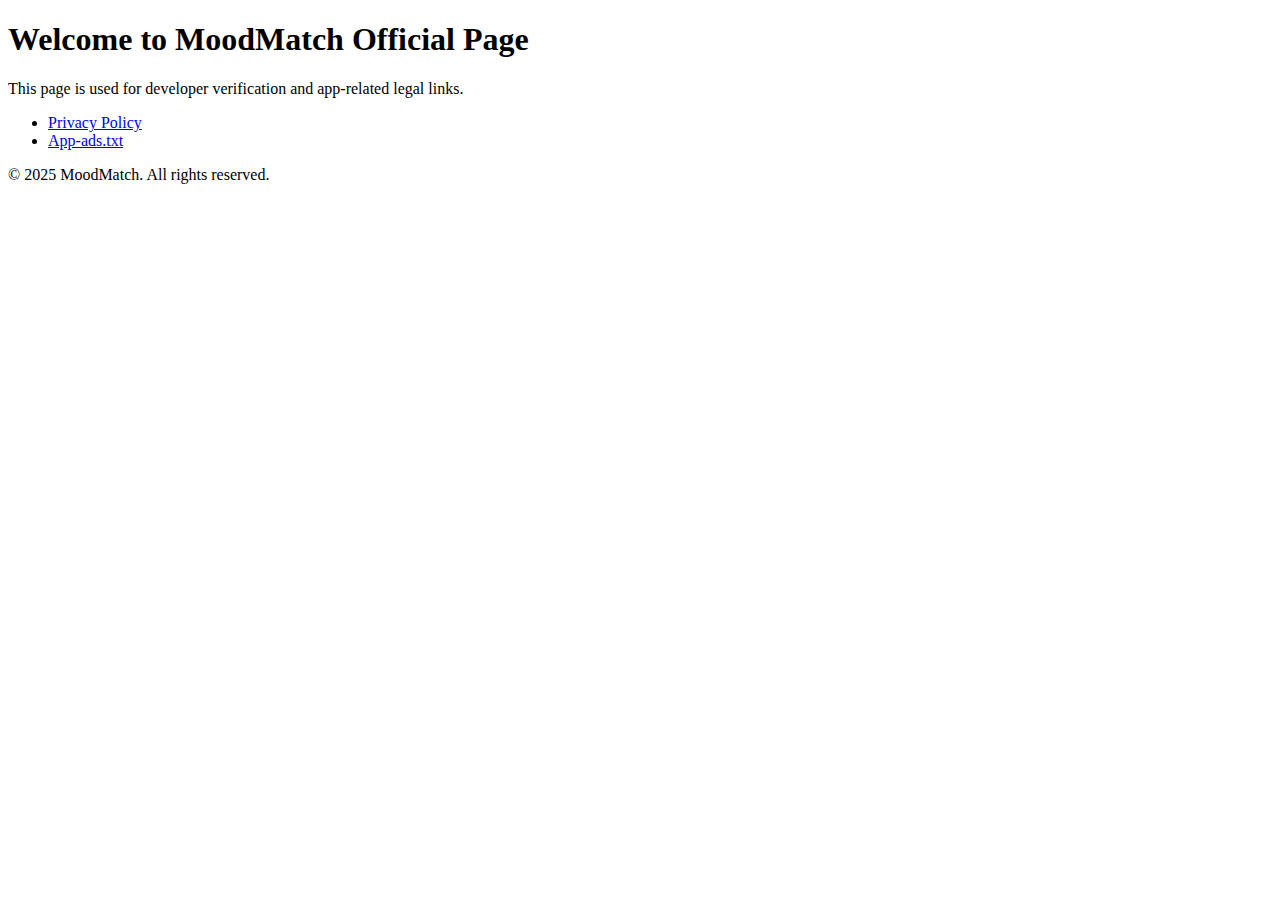
<file: index.html>
<!doctype html>
<meta charset="utf-8">
<title>MoodMatch Official Website</title>
<h1>Welcome to MoodMatch Official Page</h1>
<p>This page is used for developer verification and app-related legal links.</p>

<ul>
  <li><a href="https://shaimaapp.github.io/moodmatch-privacy" target="_blank">Privacy Policy</a></li>
  <li><a href="https://shaimaapp.github.io/app-ads.txt" target="_blank">App-ads.txt</a></li>
</ul>

<p>© 2025 MoodMatch. All rights reserved.</p>
</file>
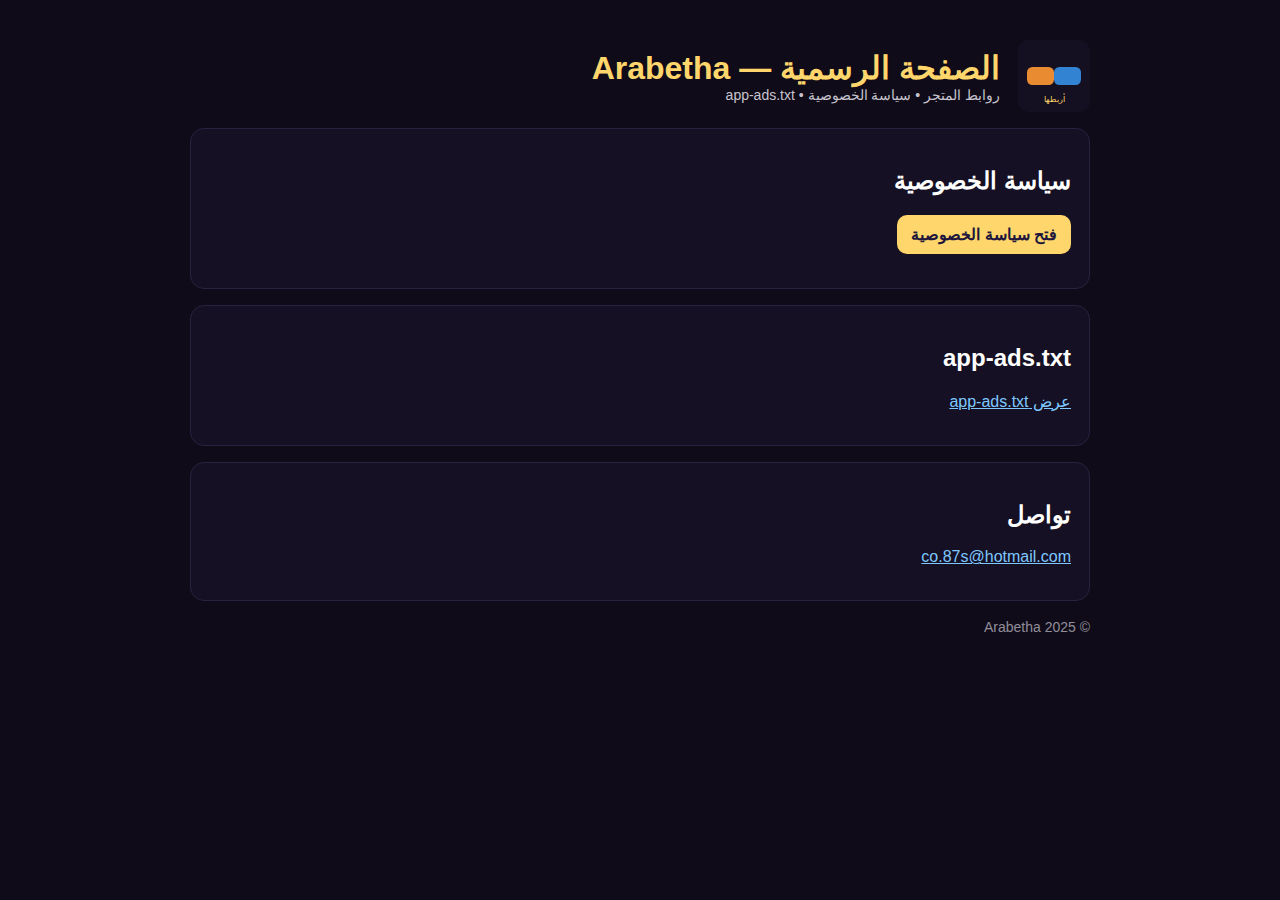
<file: arabetha/index.html>
<!doctype html>
<html lang="ar" dir="rtl">
<head>
  <meta charset="utf-8">
  <meta name="viewport" content="width=device-width,initial-scale=1">
  <title>اربطها — الصفحة الرسمية</title>
  <!-- يعتمد على ملف التنسيقات الموجود arabetha/style.css -->
  <link rel="stylesheet" href="style.css">
</head>
<body>
  <div class="wrap">
    <!-- رأس الصفحة -->
    <div class="header">
      <img src="assets/logo.svg" alt="Arabetha" />
      <div>
        <h1>الصفحة الرسمية — Arabetha</h1>
        <div class="small">روابط المتجر • سياسة الخصوصية • app-ads.txt</div>
      </div>
    </div>

    <!-- سياسة الخصوصية (زر فقط) -->
    <div class="card">
      <h2>سياسة الخصوصية</h2>
      <p><a class="btn" href="privacy.html">فتح سياسة الخصوصية</a></p>
    </div>

    <!-- app-ads.txt (رابط فقط) -->
    <div class="card">
      <h2>app-ads.txt</h2>
      <p><a href="app-ads.txt">عرض app-ads.txt</a></p>
    </div>

    <!-- تواصل -->
    <div class="card">
      <h2>تواصل</h2>
      <p><a href="mailto:co.87s@hotmail.com">co.87s@hotmail.com</a></p>
    </div>

    <div class="small" style="opacity:.7; margin-top:18px;">© 2025 Arabetha</div>
  </div>
</body>
</html>
</file>
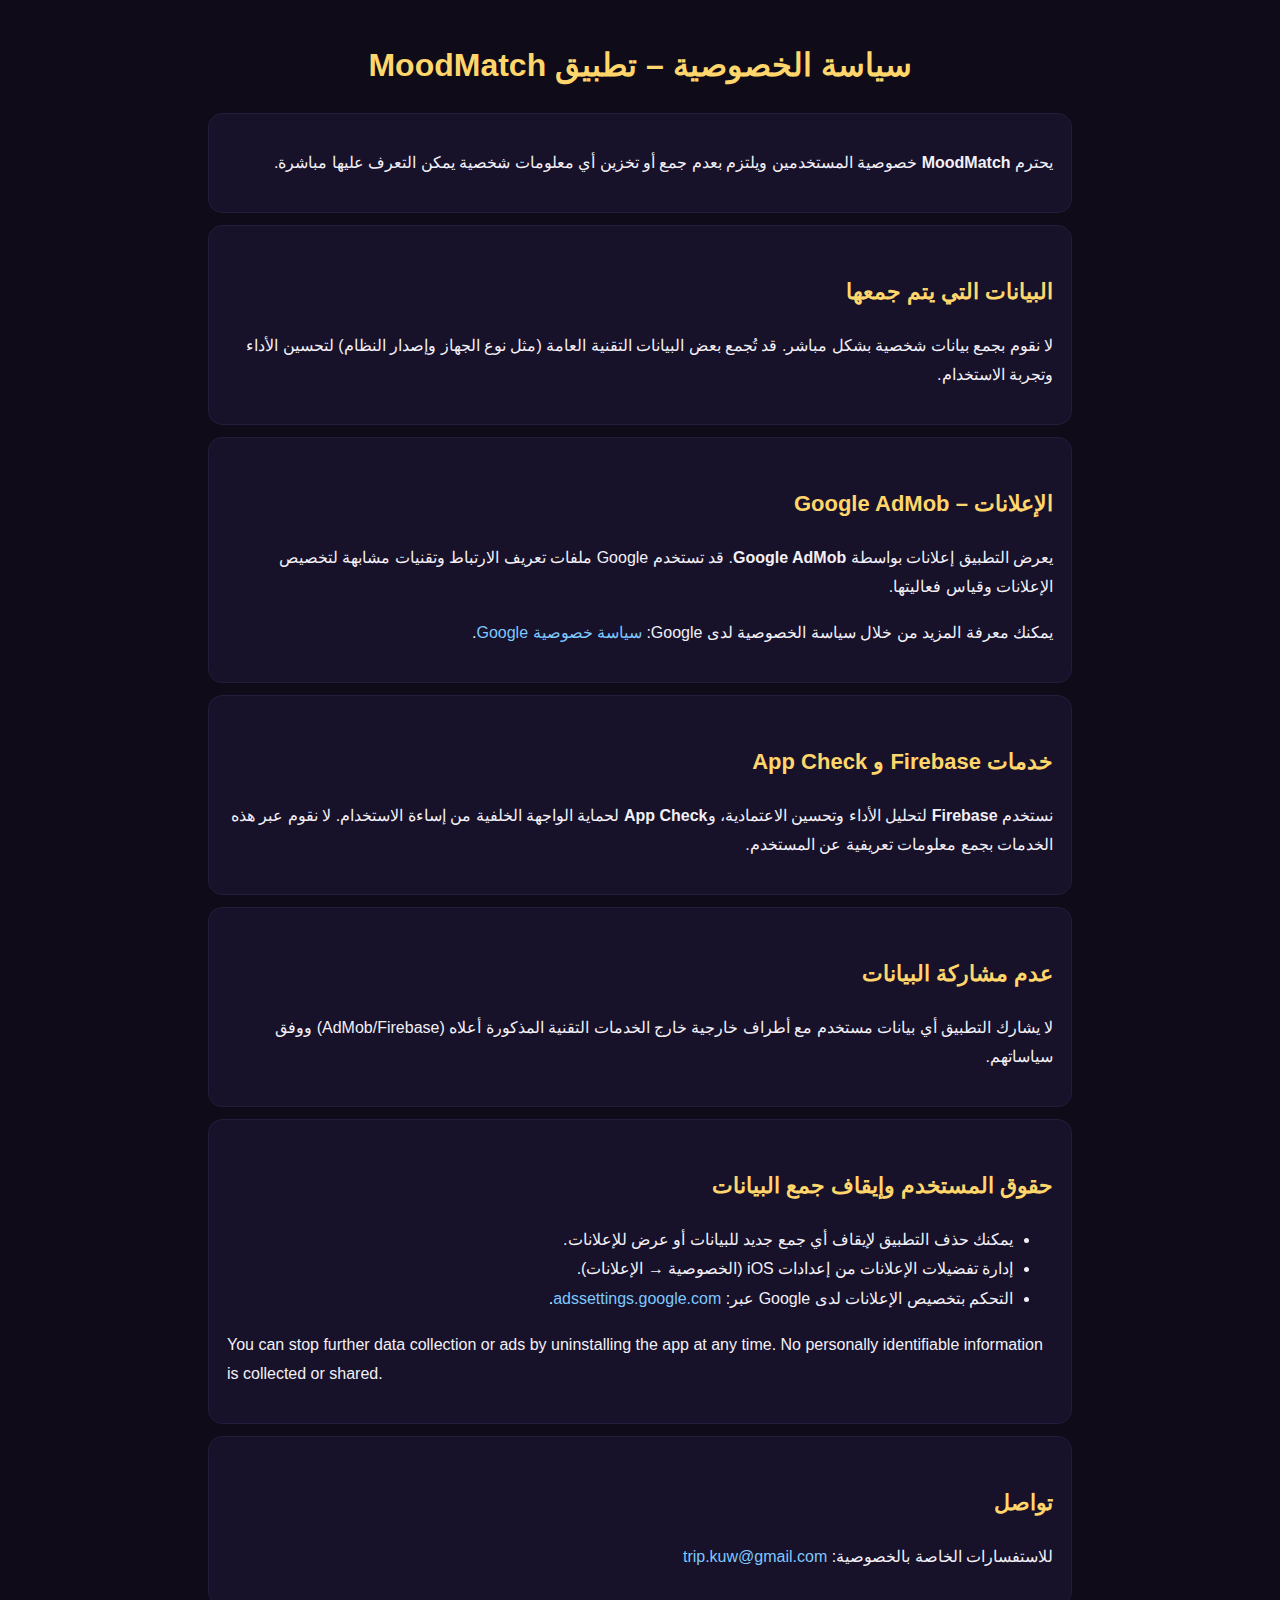
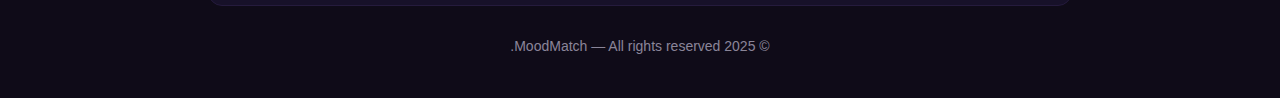
<file: moodmatch-privacy/index.html>
<!DOCTYPE html>
<html lang="ar" dir="rtl">
<head>
  <meta charset="UTF-8">
  <meta name="viewport" content="width=device-width, initial-scale=1.0">
  <title>سياسة الخصوصية – تطبيق MoodMatch</title>
  <style>
    :root{--primary:#6a1b9a;--bg:#0f0b18;--card:#171129;--text:#f2f0f7;--muted:#bfb9cf}
    *{box-sizing:border-box}
    body{margin:0;font-family:-apple-system,BlinkMacSystemFont,'Segoe UI',Roboto,Helvetica,Arial;
         background:var(--bg);color:var(--text);line-height:1.85}
    .wrap{max-width:900px;margin:0 auto;padding:28px 18px}
    h1{color:#ffd66b;text-align:center;margin:8px 0 18px}
    h2{color:#ffd66b;margin-top:28px;font-size:22px}
    p,li{color:var(--text);font-size:16px}
    a{color:#7ec8ff;text-decoration:none}
    .card{background:var(--card);border:1px solid #251b3d;border-radius:14px;padding:18px;margin:12px 0}
    footer{opacity:.7;text-align:center;margin:28px 0 10px;color:var(--muted);font-size:14px}
  </style>
</head>
<body>
  <div class="wrap">
    <h1>سياسة الخصوصية – تطبيق MoodMatch</h1>

    <div class="card">
      <p>يحترم <strong>MoodMatch</strong> خصوصية المستخدمين ويلتزم بعدم جمع أو تخزين أي معلومات شخصية يمكن التعرف عليها مباشرة.</p>
    </div>

    <div class="card">
      <h2>البيانات التي يتم جمعها</h2>
      <p>لا نقوم بجمع بيانات شخصية بشكل مباشر. قد تُجمع بعض البيانات التقنية العامة (مثل نوع الجهاز وإصدار النظام) لتحسين الأداء وتجربة الاستخدام.</p>
    </div>

    <div class="card">
      <h2>الإعلانات – Google AdMob</h2>
      <p>يعرض التطبيق إعلانات بواسطة <strong>Google AdMob</strong>. قد تستخدم Google ملفات تعريف الارتباط وتقنيات مشابهة لتخصيص الإعلانات وقياس فعاليتها.</p>
      <p>يمكنك معرفة المزيد من خلال سياسة الخصوصية لدى Google: 
        <a href="https://policies.google.com/privacy?hl=ar" target="_blank" rel="noopener">سياسة خصوصية Google</a>.
      </p>
    </div>

    <div class="card">
      <h2>خدمات Firebase و App Check</h2>
      <p>نستخدم <strong>Firebase</strong> لتحليل الأداء وتحسين الاعتمادية، و<strong>App Check</strong> لحماية الواجهة الخلفية من إساءة الاستخدام. لا نقوم عبر هذه الخدمات بجمع معلومات تعريفية عن المستخدم.</p>
    </div>

    <div class="card">
      <h2>عدم مشاركة البيانات</h2>
      <p>لا يشارك التطبيق أي بيانات مستخدم مع أطراف خارجية خارج الخدمات التقنية المذكورة أعلاه (AdMob/Firebase) ووفق سياساتهم.</p>
    </div>

    <div class="card">
      <h2>حقوق المستخدم وإيقاف جمع البيانات</h2>
      <ul>
        <li>يمكنك حذف التطبيق لإيقاف أي جمع جديد للبيانات أو عرض للإعلانات.</li>
        <li>إدارة تفضيلات الإعلانات من إعدادات iOS (الخصوصية → الإعلانات).</li>
        <li>التحكم بتخصيص الإعلانات لدى Google عبر: 
          <a href="https://adssettings.google.com" target="_blank" rel="noopener">adssettings.google.com</a>.
        </li>
      </ul>
      <p dir="ltr">You can stop further data collection or ads by uninstalling the app at any time. No personally identifiable information is collected or shared.</p>
    </div>

    <div class="card">
      <h2>تواصل</h2>
      <p>للاستفسارات الخاصة بالخصوصية: <a href="mailto:trip.kuw@gmail.com">trip.kuw@gmail.com</a></p>
    </div>

    <footer>© 2025 MoodMatch — All rights reserved.</footer>
  </div>
</body>
</html>
</file>
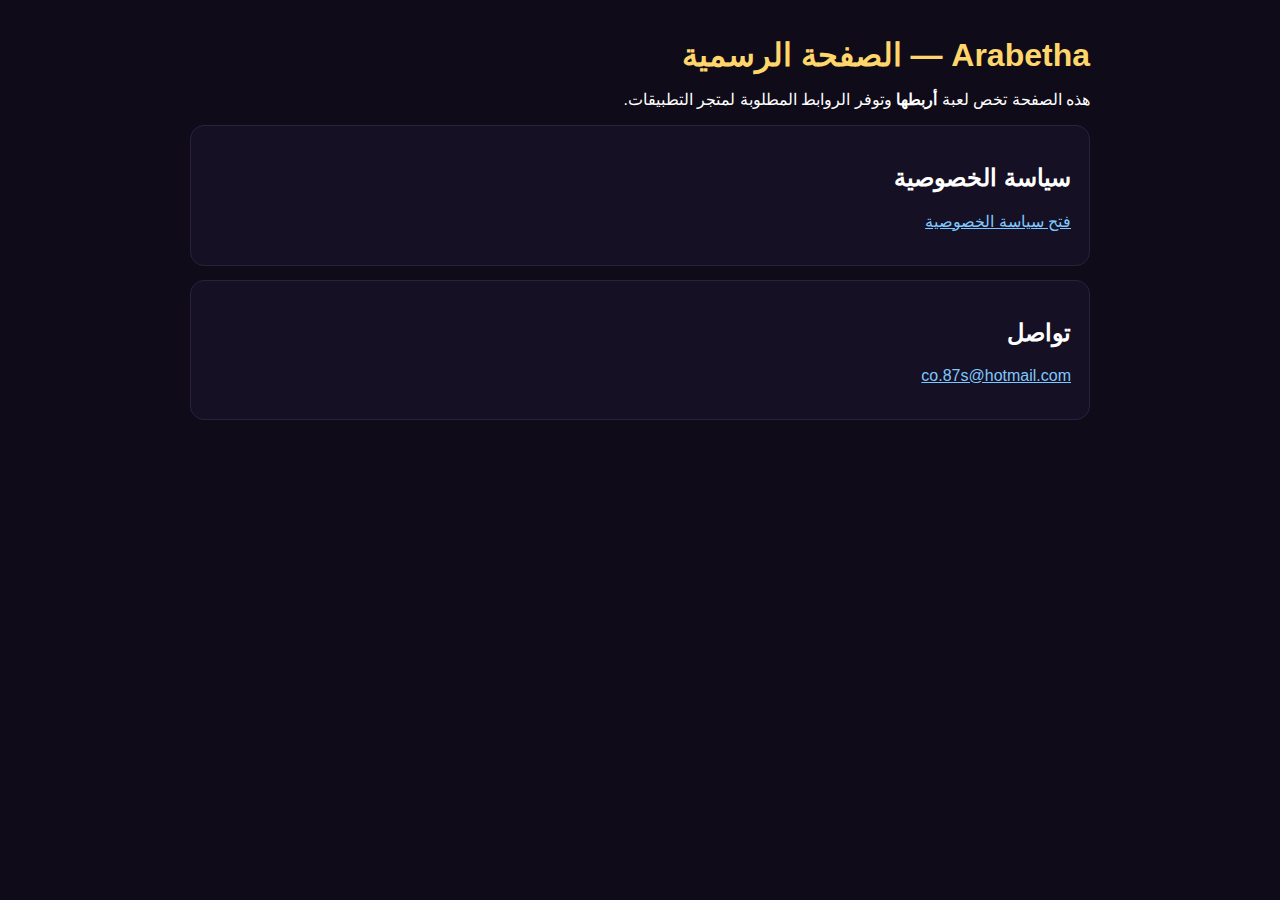
<file: arabetha_site_standalone/arabetha/index.html>
<!doctype html>
<html lang="ar" dir="rtl">
<head>
<meta charset="utf-8">
<meta name="viewport" content="width=device-width,initial-scale=1">
<title>Arabetha — الصفحة الرسمية</title>
<style>
  body{font-family:-apple-system,BlinkMacSystemFont,"Segoe UI",Roboto,Helvetica,Arial;background:#0f0b18;color:#fff;margin:0}
  .wrap{max-width:900px;margin:0 auto;padding:36px 20px}
  h1{color:#ffd66b;margin:0 0 10px}
  a{color:#7ec8ff}
  .card{background:#151023;border-radius:14px;padding:18px;margin:14px 0;border:1px solid #2a2140}
</style>
</head>
<body>
<div class="wrap">
  <h1>Arabetha — الصفحة الرسمية</h1>
  <p>هذه الصفحة تخص لعبة <strong>أربطها</strong> وتوفر الروابط المطلوبة لمتجر التطبيقات.</p>
  <div class="card">
    <h2>سياسة الخصوصية</h2>
    <p><a href="./privacy.html">فتح سياسة الخصوصية</a></p>
  </div>
  <div class="card">
    <h2>تواصل</h2>
    <p><a href="mailto:co.87s@hotmail.com">co.87s@hotmail.com</a></p>
  </div>
</div>
</body>
</html>
</file>
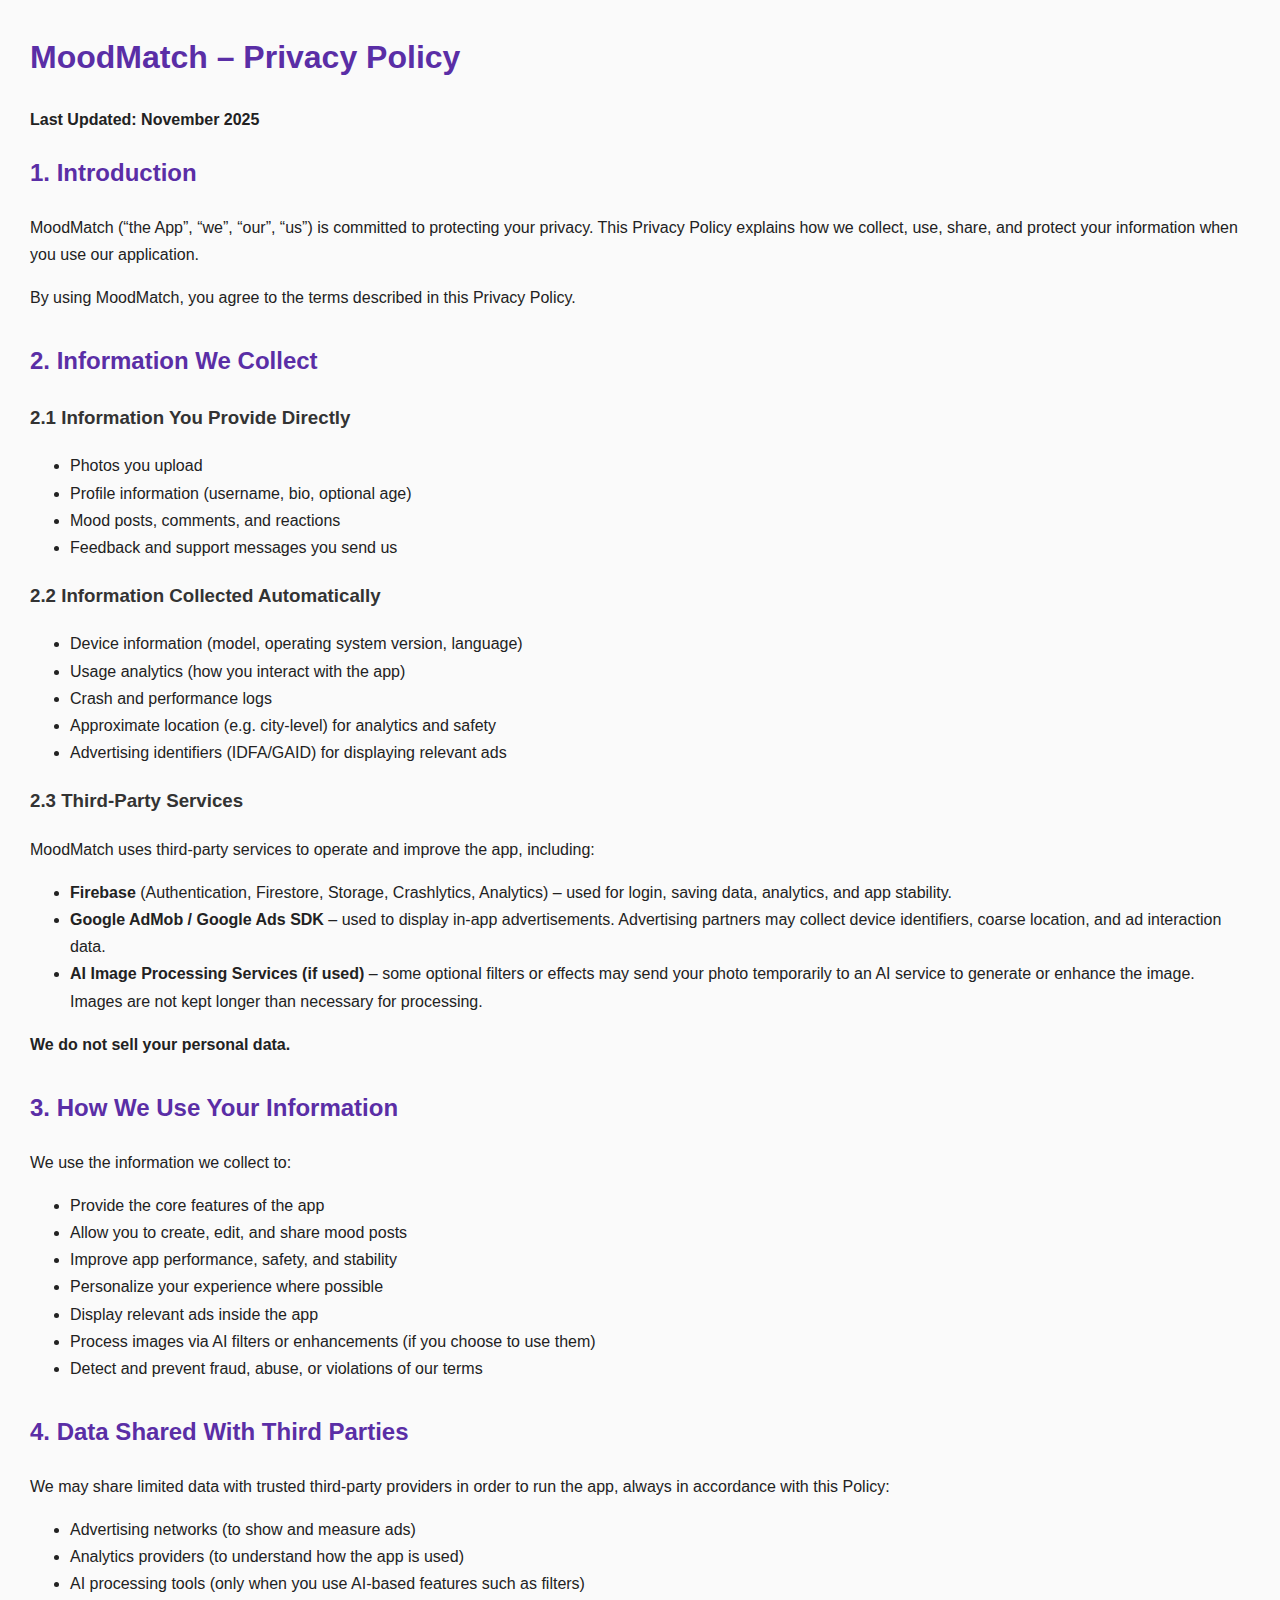
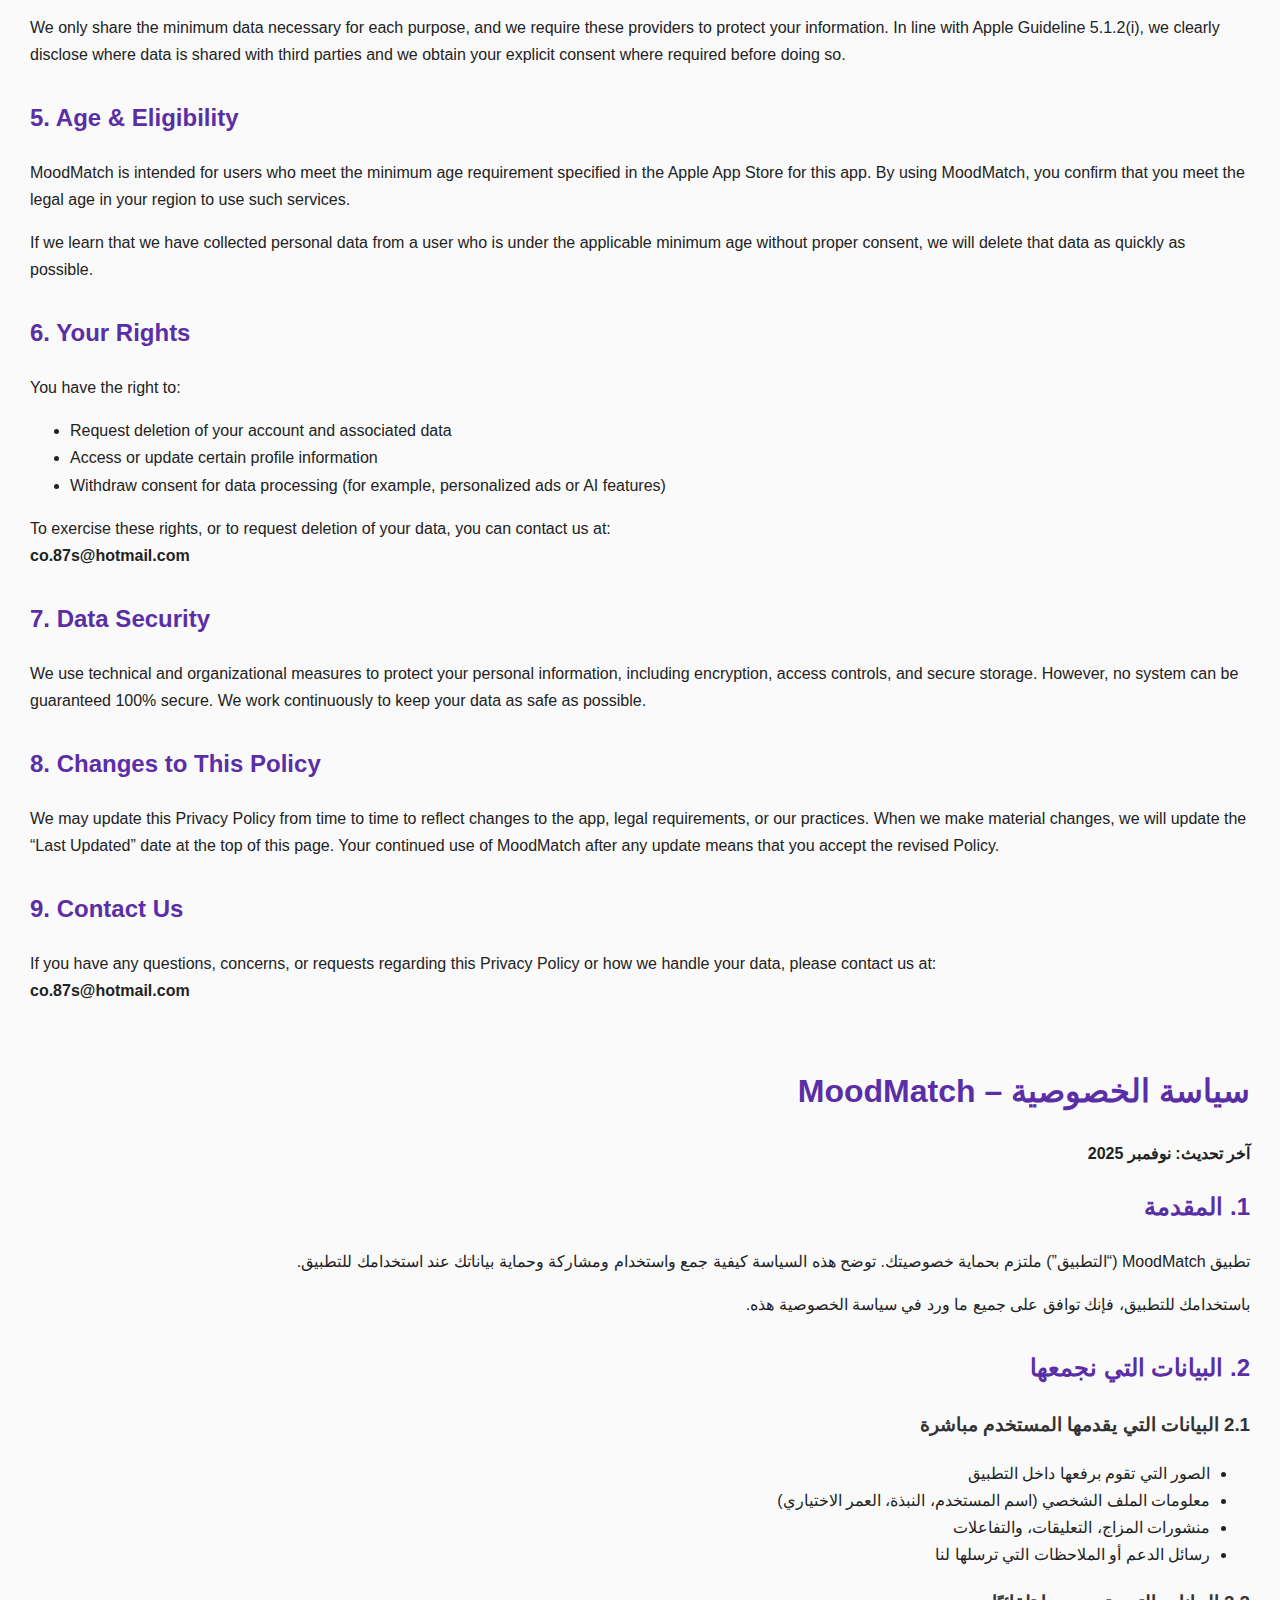
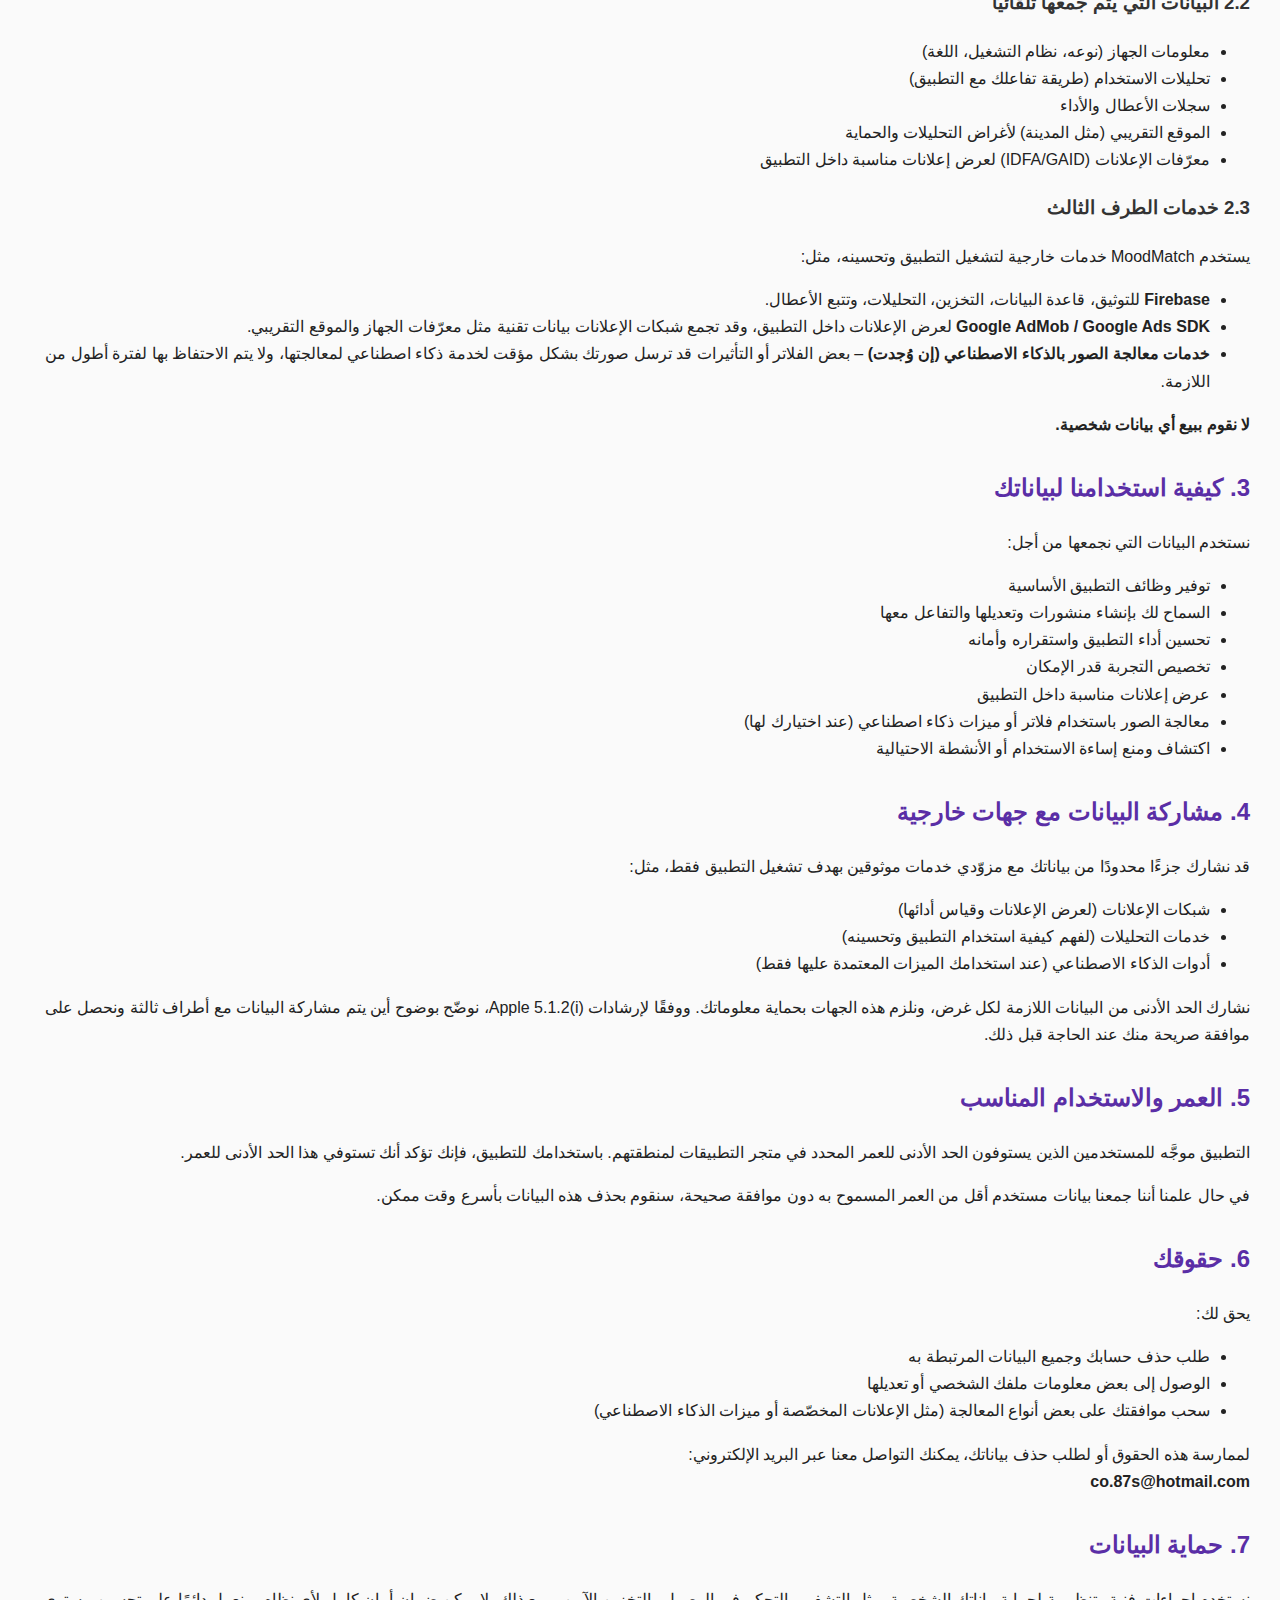
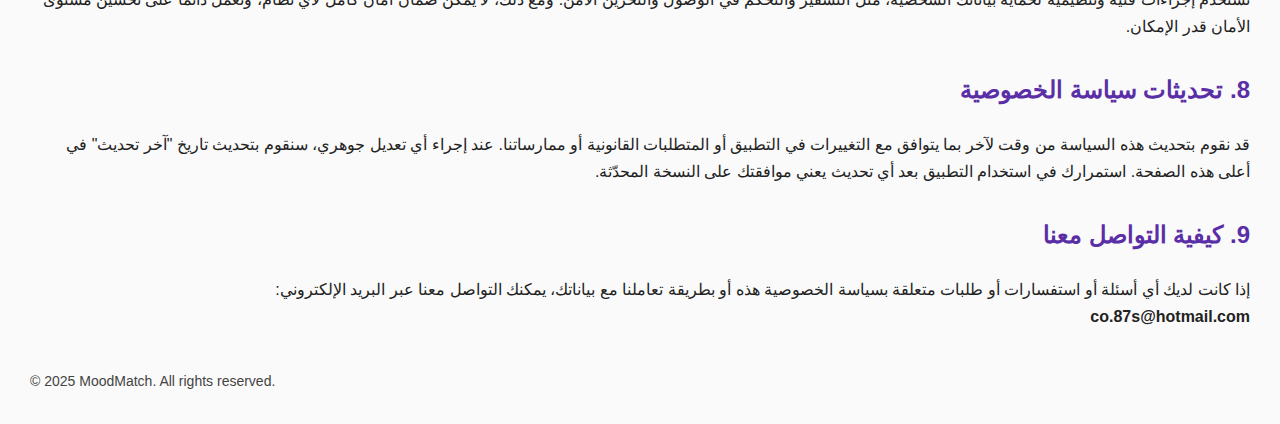
<file: moodmatch-privacy.html>
<!DOCTYPE html>
<html lang="en">
<head>
    <meta charset="UTF-8" />
    <meta name="viewport" content="width=device-width, initial-scale=1.0" />
    <title>MoodMatch – Privacy Policy</title>
    <style>
        body {
            font-family: -apple-system, BlinkMacSystemFont, "Segoe UI", Tahoma, sans-serif;
            margin: 30px;
            background-color: #fafafa;
            line-height: 1.7;
            color: #222222;
        }
        h1, h2 {
            color: #5a2ea6;
        }
        h3 {
            color: #333333;
        }
        .section {
            margin-bottom: 30px;
        }
        .arabic {
            direction: rtl;
            text-align: right;
            font-family: "Tahoma", sans-serif;
            margin-top: 60px;
        }
        .footer {
            margin-top: 40px;
            font-size: 14px;
            color: #444;
        }
        a {
            color: #5a2ea6;
        }
    </style>
</head>

<body>

    <h1>MoodMatch – Privacy Policy</h1>
    <p><strong>Last Updated: November 2025</strong></p>

    <div class="section">
        <h2>1. Introduction</h2>
        <p>
            MoodMatch (“the App”, “we”, “our”, “us”) is committed to protecting your privacy.
            This Privacy Policy explains how we collect, use, share, and protect your information
            when you use our application.
        </p>
        <p>By using MoodMatch, you agree to the terms described in this Privacy Policy.</p>
    </div>

    <div class="section">
        <h2>2. Information We Collect</h2>
        <h3>2.1 Information You Provide Directly</h3>
        <ul>
            <li>Photos you upload</li>
            <li>Profile information (username, bio, optional age)</li>
            <li>Mood posts, comments, and reactions</li>
            <li>Feedback and support messages you send us</li>
        </ul>

        <h3>2.2 Information Collected Automatically</h3>
        <ul>
            <li>Device information (model, operating system version, language)</li>
            <li>Usage analytics (how you interact with the app)</li>
            <li>Crash and performance logs</li>
            <li>Approximate location (e.g. city-level) for analytics and safety</li>
            <li>Advertising identifiers (IDFA/GAID) for displaying relevant ads</li>
        </ul>

        <h3>2.3 Third‑Party Services</h3>
        <p>MoodMatch uses third‑party services to operate and improve the app, including:</p>
        <ul>
            <li><strong>Firebase</strong> (Authentication, Firestore, Storage, Crashlytics, Analytics) –
                used for login, saving data, analytics, and app stability.</li>
            <li><strong>Google AdMob / Google Ads SDK</strong> – used to display in‑app advertisements.
                Advertising partners may collect device identifiers, coarse location, and ad interaction data.</li>
            <li><strong>AI Image Processing Services (if used)</strong> – some optional filters or effects
                may send your photo temporarily to an AI service to generate or enhance the image. Images are
                not kept longer than necessary for processing.</li>
        </ul>
        <p><strong>We do not sell your personal data.</strong></p>
    </div>

    <div class="section">
        <h2>3. How We Use Your Information</h2>
        <p>We use the information we collect to:</p>
        <ul>
            <li>Provide the core features of the app</li>
            <li>Allow you to create, edit, and share mood posts</li>
            <li>Improve app performance, safety, and stability</li>
            <li>Personalize your experience where possible</li>
            <li>Display relevant ads inside the app</li>
            <li>Process images via AI filters or enhancements (if you choose to use them)</li>
            <li>Detect and prevent fraud, abuse, or violations of our terms</li>
        </ul>
    </div>

    <div class="section">
        <h2>4. Data Shared With Third Parties</h2>
        <p>
            We may share limited data with trusted third‑party providers in order to run the app,
            always in accordance with this Policy:
        </p>
        <ul>
            <li>Advertising networks (to show and measure ads)</li>
            <li>Analytics providers (to understand how the app is used)</li>
            <li>AI processing tools (only when you use AI‑based features such as filters)</li>
        </ul>
        <p>
            We only share the minimum data necessary for each purpose, and we require these providers
            to protect your information. In line with Apple Guideline 5.1.2(i), we clearly disclose
            where data is shared with third parties and we obtain your explicit consent where required
            before doing so.
        </p>
    </div>

    <div class="section">
        <h2>5. Age & Eligibility</h2>
        <p>
            MoodMatch is intended for users who meet the minimum age requirement specified
            in the Apple App Store for this app. By using MoodMatch, you confirm that you meet
            the legal age in your region to use such services.
        </p>
        <p>
            If we learn that we have collected personal data from a user who is under the applicable
            minimum age without proper consent, we will delete that data as quickly as possible.
        </p>
    </div>

    <div class="section">
        <h2>6. Your Rights</h2>
        <p>You have the right to:</p>
        <ul>
            <li>Request deletion of your account and associated data</li>
            <li>Access or update certain profile information</li>
            <li>Withdraw consent for data processing (for example, personalized ads or AI features)</li>
        </ul>
        <p>
            To exercise these rights, or to request deletion of your data, you can contact us at:<br />
            <strong>co.87s@hotmail.com</strong>
        </p>
    </div>

    <div class="section">
        <h2>7. Data Security</h2>
        <p>
            We use technical and organizational measures to protect your personal information,
            including encryption, access controls, and secure storage. However, no system can
            be guaranteed 100% secure. We work continuously to keep your data as safe as possible.
        </p>
    </div>

    <div class="section">
        <h2>8. Changes to This Policy</h2>
        <p>
            We may update this Privacy Policy from time to time to reflect changes to the app,
            legal requirements, or our practices. When we make material changes, we will update
            the “Last Updated” date at the top of this page. Your continued use of MoodMatch
            after any update means that you accept the revised Policy.
        </p>
    </div>

    <div class="section">
        <h2>9. Contact Us</h2>
        <p>
            If you have any questions, concerns, or requests regarding this Privacy Policy or
            how we handle your data, please contact us at:<br />
            <strong>co.87s@hotmail.com</strong>
        </p>
    </div>

    <!-- Arabic Version -->
    <div class="arabic">
        <h1>سياسة الخصوصية – MoodMatch</h1>
        <p><strong>آخر تحديث: نوفمبر 2025</strong></p>

        <div class="section">
            <h2>1. المقدمة</h2>
            <p>
                تطبيق MoodMatch (“التطبيق”) ملتزم بحماية خصوصيتك. توضح هذه السياسة كيفية جمع
                واستخدام ومشاركة وحماية بياناتك عند استخدامك للتطبيق.
            </p>
            <p>
                باستخدامك للتطبيق، فإنك توافق على جميع ما ورد في سياسة الخصوصية هذه.
            </p>
        </div>

        <div class="section">
            <h2>2. البيانات التي نجمعها</h2>
            <h3>2.1 البيانات التي يقدمها المستخدم مباشرة</h3>
            <ul>
                <li>الصور التي تقوم برفعها داخل التطبيق</li>
                <li>معلومات الملف الشخصي (اسم المستخدم، النبذة، العمر الاختياري)</li>
                <li>منشورات المزاج، التعليقات، والتفاعلات</li>
                <li>رسائل الدعم أو الملاحظات التي ترسلها لنا</li>
            </ul>

            <h3>2.2 البيانات التي يتم جمعها تلقائيًا</h3>
            <ul>
                <li>معلومات الجهاز (نوعه، نظام التشغيل، اللغة)</li>
                <li>تحليلات الاستخدام (طريقة تفاعلك مع التطبيق)</li>
                <li>سجلات الأعطال والأداء</li>
                <li>الموقع التقريبي (مثل المدينة) لأغراض التحليلات والحماية</li>
                <li>معرّفات الإعلانات (IDFA/GAID) لعرض إعلانات مناسبة داخل التطبيق</li>
            </ul>

            <h3>2.3 خدمات الطرف الثالث</h3>
            <p>يستخدم MoodMatch خدمات خارجية لتشغيل التطبيق وتحسينه، مثل:</p>
            <ul>
                <li>
                    <strong>Firebase</strong> للتوثيق، قاعدة البيانات، التخزين، التحليلات، وتتبع الأعطال.
                </li>
                <li>
                    <strong>Google AdMob / Google Ads SDK</strong> لعرض الإعلانات داخل التطبيق، وقد تجمع
                    شبكات الإعلانات بيانات تقنية مثل معرّفات الجهاز والموقع التقريبي.
                </li>
                <li>
                    <strong>خدمات معالجة الصور بالذكاء الاصطناعي (إن وُجدت)</strong> – بعض الفلاتر أو
                    التأثيرات قد ترسل صورتك بشكل مؤقت لخدمة ذكاء اصطناعي لمعالجتها، ولا يتم الاحتفاظ
                    بها لفترة أطول من اللازمة.
                </li>
            </ul>
            <p><strong>لا نقوم ببيع أي بيانات شخصية.</strong></p>
        </div>

        <div class="section">
            <h2>3. كيفية استخدامنا لبياناتك</h2>
            <p>نستخدم البيانات التي نجمعها من أجل:</p>
            <ul>
                <li>توفير وظائف التطبيق الأساسية</li>
                <li>السماح لك بإنشاء منشورات وتعديلها والتفاعل معها</li>
                <li>تحسين أداء التطبيق واستقراره وأمانه</li>
                <li>تخصيص التجربة قدر الإمكان</li>
                <li>عرض إعلانات مناسبة داخل التطبيق</li>
                <li>معالجة الصور باستخدام فلاتر أو ميزات ذكاء اصطناعي (عند اختيارك لها)</li>
                <li>اكتشاف ومنع إساءة الاستخدام أو الأنشطة الاحتيالية</li>
            </ul>
        </div>

        <div class="section">
            <h2>4. مشاركة البيانات مع جهات خارجية</h2>
            <p>
                قد نشارك جزءًا محدودًا من بياناتك مع مزوّدي خدمات موثوقين بهدف تشغيل التطبيق فقط، مثل:
            </p>
            <ul>
                <li>شبكات الإعلانات (لعرض الإعلانات وقياس أدائها)</li>
                <li>خدمات التحليلات (لفهم كيفية استخدام التطبيق وتحسينه)</li>
                <li>أدوات الذكاء الاصطناعي (عند استخدامك الميزات المعتمدة عليها فقط)</li>
            </ul>
            <p>
                نشارك الحد الأدنى من البيانات اللازمة لكل غرض، ونلزم هذه الجهات بحماية معلوماتك.
                ووفقًا لإرشادات Apple 5.1.2(i)، نوضّح بوضوح أين يتم مشاركة البيانات مع أطراف ثالثة
                ونحصل على موافقة صريحة منك عند الحاجة قبل ذلك.
            </p>
        </div>

        <div class="section">
            <h2>5. العمر والاستخدام المناسب</h2>
            <p>
                التطبيق موجَّه للمستخدمين الذين يستوفون الحد الأدنى للعمر المحدد في متجر التطبيقات
                لمنطقتهم. باستخدامك للتطبيق، فإنك تؤكد أنك تستوفي هذا الحد الأدنى للعمر.
            </p>
            <p>
                في حال علمنا أننا جمعنا بيانات مستخدم أقل من العمر المسموح به دون موافقة صحيحة،
                سنقوم بحذف هذه البيانات بأسرع وقت ممكن.
            </p>
        </div>

        <div class="section">
            <h2>6. حقوقك</h2>
            <p>يحق لك:</p>
            <ul>
                <li>طلب حذف حسابك وجميع البيانات المرتبطة به</li>
                <li>الوصول إلى بعض معلومات ملفك الشخصي أو تعديلها</li>
                <li>سحب موافقتك على بعض أنواع المعالجة (مثل الإعلانات المخصّصة أو ميزات الذكاء الاصطناعي)</li>
            </ul>
            <p>
                لممارسة هذه الحقوق أو لطلب حذف بياناتك، يمكنك التواصل معنا عبر البريد الإلكتروني:<br />
                <strong>co.87s@hotmail.com</strong>
            </p>
        </div>

        <div class="section">
            <h2>7. حماية البيانات</h2>
            <p>
                نستخدم إجراءات فنية وتنظيمية لحماية بياناتك الشخصية، مثل التشفير والتحكم في الوصول
                والتخزين الآمن. ومع ذلك، لا يمكن ضمان أمان كامل لأي نظام، ونعمل دائمًا على تحسين
                مستوى الأمان قدر الإمكان.
            </p>
        </div>

        <div class="section">
            <h2>8. تحديثات سياسة الخصوصية</h2>
            <p>
                قد نقوم بتحديث هذه السياسة من وقت لآخر بما يتوافق مع التغييرات في التطبيق
                أو المتطلبات القانونية أو ممارساتنا. عند إجراء أي تعديل جوهري، سنقوم بتحديث
                تاريخ "آخر تحديث" في أعلى هذه الصفحة. استمرارك في استخدام التطبيق بعد أي تحديث
                يعني موافقتك على النسخة المحدّثة.
            </p>
        </div>

        <div class="section">
            <h2>9. كيفية التواصل معنا</h2>
            <p>
                إذا كانت لديك أي أسئلة أو استفسارات أو طلبات متعلقة بسياسة الخصوصية هذه أو
                بطريقة تعاملنا مع بياناتك، يمكنك التواصل معنا عبر البريد الإلكتروني:<br />
                <strong>co.87s@hotmail.com</strong>
            </p>
        </div>
    </div>

    <div class="footer">
        © 2025 MoodMatch. All rights reserved.
    </div>

</body>
</html>
</file>
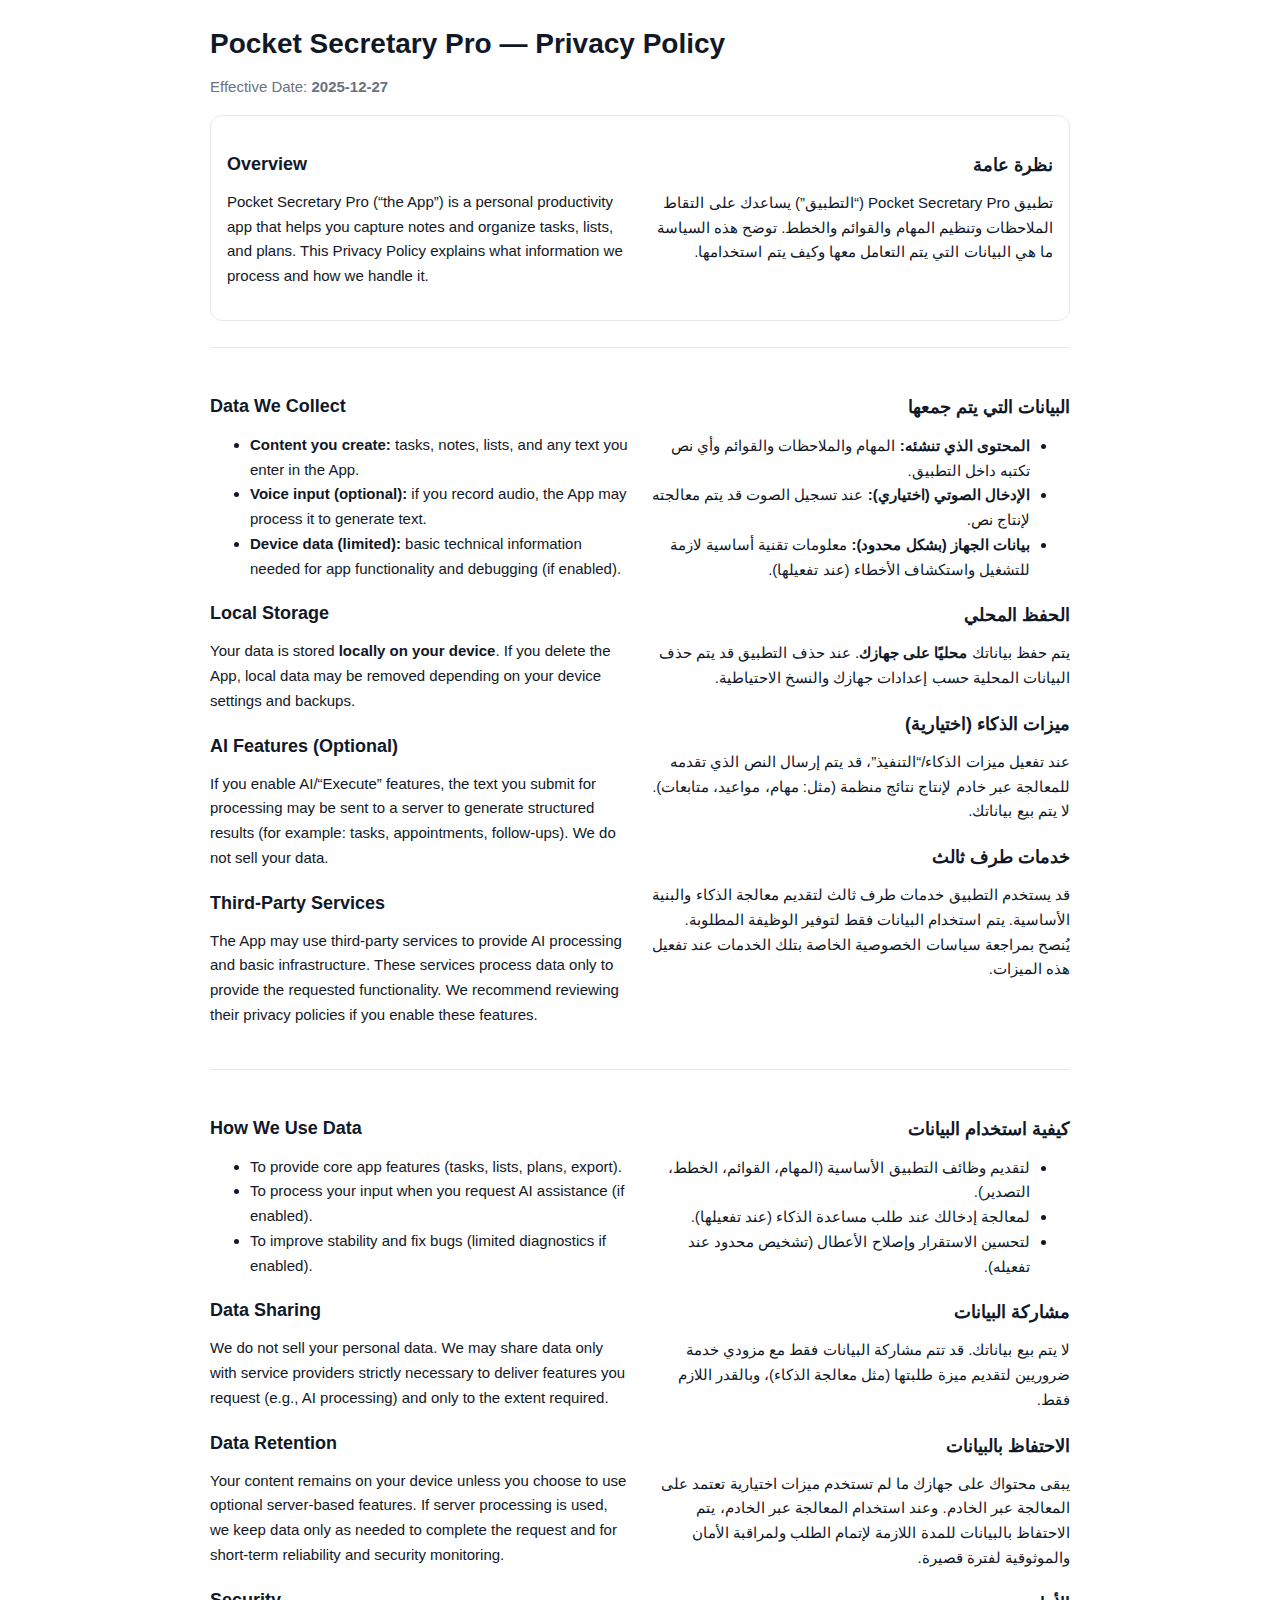
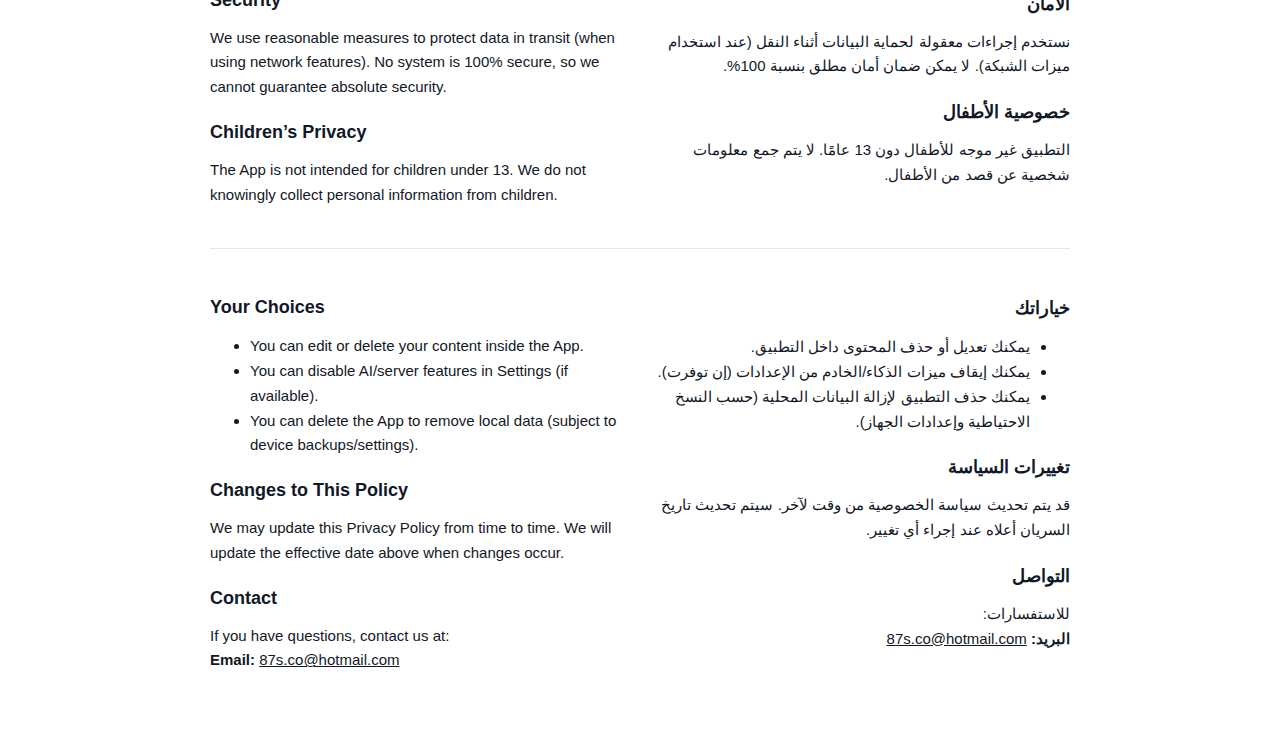
<file: pocketsecretarypro-privacy.html>
<!doctype html>
<html lang="en">
<head>
  <meta charset="utf-8" />
  <meta name="viewport" content="width=device-width,initial-scale=1" />
  <title>Pocket Secretary Pro — Privacy Policy</title>
  <style>
    :root { --bg:#ffffff; --text:#111827; --muted:#6b7280; --line:#e5e7eb; }
    body { font-family: -apple-system,BlinkMacSystemFont,"Segoe UI",Roboto,Arial,sans-serif; background:var(--bg); color:var(--text); margin:0; }
    .wrap { max-width: 860px; margin: 0 auto; padding: 28px 18px 60px; }
    h1 { font-size: 28px; margin: 0 0 6px; }
    h2 { font-size: 18px; margin: 22px 0 10px; }
    p,li { line-height: 1.65; font-size: 15px; }
    .muted { color: var(--muted); }
    .card { border:1px solid var(--line); border-radius: 12px; padding: 16px; margin-top: 14px; }
    hr { border:0; border-top:1px solid var(--line); margin: 26px 0; }
    .lang { display:flex; gap:18px; flex-wrap:wrap; }
    .col { flex:1; min-width: 290px; }
    .rtl { direction: rtl; text-align: right; }
    a { color: inherit; }
  </style>
</head>

<body>
  <div class="wrap">
    <h1>Pocket Secretary Pro — Privacy Policy</h1>
    <p class="muted">Effective Date: <strong>2025-12-27</strong></p>

    <div class="card lang">
      <!-- EN -->
      <div class="col">
        <h2>Overview</h2>
        <p>
          Pocket Secretary Pro (“the App”) is a personal productivity app that helps you capture notes and organize
          tasks, lists, and plans. This Privacy Policy explains what information we process and how we handle it.
        </p>
      </div>

      <!-- AR -->
      <div class="col rtl" lang="ar">
        <h2>نظرة عامة</h2>
        <p>
          تطبيق Pocket Secretary Pro (“التطبيق”) يساعدك على التقاط الملاحظات وتنظيم المهام والقوائم والخطط.
          توضح هذه السياسة ما هي البيانات التي يتم التعامل معها وكيف يتم استخدامها.
        </p>
      </div>
    </div>

    <hr />

    <div class="lang">
      <!-- EN -->
      <div class="col">
        <h2>Data We Collect</h2>
        <ul>
          <li><strong>Content you create:</strong> tasks, notes, lists, and any text you enter in the App.</li>
          <li><strong>Voice input (optional):</strong> if you record audio, the App may process it to generate text.</li>
          <li><strong>Device data (limited):</strong> basic technical information needed for app functionality and debugging (if enabled).</li>
        </ul>

        <h2>Local Storage</h2>
        <p>
          Your data is stored <strong>locally on your device</strong>. If you delete the App, local data may be removed
          depending on your device settings and backups.
        </p>

        <h2>AI Features (Optional)</h2>
        <p>
          If you enable AI/“Execute” features, the text you submit for processing may be sent to a server to generate
          structured results (for example: tasks, appointments, follow-ups). We do not sell your data.
        </p>

        <h2>Third-Party Services</h2>
        <p>
          The App may use third-party services to provide AI processing and basic infrastructure. These services process
          data only to provide the requested functionality. We recommend reviewing their privacy policies if you enable these features.
        </p>
      </div>

      <!-- AR -->
      <div class="col rtl" lang="ar">
        <h2>البيانات التي يتم جمعها</h2>
        <ul>
          <li><strong>المحتوى الذي تنشئه:</strong> المهام والملاحظات والقوائم وأي نص تكتبه داخل التطبيق.</li>
          <li><strong>الإدخال الصوتي (اختياري):</strong> عند تسجيل الصوت قد يتم معالجته لإنتاج نص.</li>
          <li><strong>بيانات الجهاز (بشكل محدود):</strong> معلومات تقنية أساسية لازمة للتشغيل واستكشاف الأخطاء (عند تفعيلها).</li>
        </ul>

        <h2>الحفظ المحلي</h2>
        <p>
          يتم حفظ بياناتك <strong>محليًا على جهازك</strong>. عند حذف التطبيق قد يتم حذف البيانات المحلية حسب إعدادات جهازك والنسخ الاحتياطية.
        </p>

        <h2>ميزات الذكاء (اختيارية)</h2>
        <p>
          عند تفعيل ميزات الذكاء/“التنفيذ”، قد يتم إرسال النص الذي تقدمه للمعالجة عبر خادم لإنتاج نتائج منظمة
          (مثل: مهام، مواعيد، متابعات). لا يتم بيع بياناتك.
        </p>

        <h2>خدمات طرف ثالث</h2>
        <p>
          قد يستخدم التطبيق خدمات طرف ثالث لتقديم معالجة الذكاء والبنية الأساسية. يتم استخدام البيانات فقط لتوفير الوظيفة المطلوبة.
          يُنصح بمراجعة سياسات الخصوصية الخاصة بتلك الخدمات عند تفعيل هذه الميزات.
        </p>
      </div>
    </div>

    <hr />

    <div class="lang">
      <!-- EN -->
      <div class="col">
        <h2>How We Use Data</h2>
        <ul>
          <li>To provide core app features (tasks, lists, plans, export).</li>
          <li>To process your input when you request AI assistance (if enabled).</li>
          <li>To improve stability and fix bugs (limited diagnostics if enabled).</li>
        </ul>

        <h2>Data Sharing</h2>
        <p>
          We do not sell your personal data. We may share data only with service providers strictly necessary to deliver
          features you request (e.g., AI processing) and only to the extent required.
        </p>

        <h2>Data Retention</h2>
        <p>
          Your content remains on your device unless you choose to use optional server-based features. If server processing
          is used, we keep data only as needed to complete the request and for short-term reliability and security monitoring.
        </p>

        <h2>Security</h2>
        <p>
          We use reasonable measures to protect data in transit (when using network features). No system is 100% secure,
          so we cannot guarantee absolute security.
        </p>

        <h2>Children’s Privacy</h2>
        <p>
          The App is not intended for children under 13. We do not knowingly collect personal information from children.
        </p>
      </div>

      <!-- AR -->
      <div class="col rtl" lang="ar">
        <h2>كيفية استخدام البيانات</h2>
        <ul>
          <li>لتقديم وظائف التطبيق الأساسية (المهام، القوائم، الخطط، التصدير).</li>
          <li>لمعالجة إدخالك عند طلب مساعدة الذكاء (عند تفعيلها).</li>
          <li>لتحسين الاستقرار وإصلاح الأعطال (تشخيص محدود عند تفعيله).</li>
        </ul>

        <h2>مشاركة البيانات</h2>
        <p>
          لا يتم بيع بياناتك. قد تتم مشاركة البيانات فقط مع مزودي خدمة ضروريين لتقديم ميزة طلبتها (مثل معالجة الذكاء)،
          وبالقدر اللازم فقط.
        </p>

        <h2>الاحتفاظ بالبيانات</h2>
        <p>
          يبقى محتواك على جهازك ما لم تستخدم ميزات اختيارية تعتمد على المعالجة عبر الخادم. وعند استخدام المعالجة عبر الخادم،
          يتم الاحتفاظ بالبيانات للمدة اللازمة لإتمام الطلب ولمراقبة الأمان والموثوقية لفترة قصيرة.
        </p>

        <h2>الأمان</h2>
        <p>
          نستخدم إجراءات معقولة لحماية البيانات أثناء النقل (عند استخدام ميزات الشبكة). لا يمكن ضمان أمان مطلق بنسبة 100%.
        </p>

        <h2>خصوصية الأطفال</h2>
        <p>
          التطبيق غير موجه للأطفال دون 13 عامًا. لا يتم جمع معلومات شخصية عن قصد من الأطفال.
        </p>
      </div>
    </div>

    <hr />

    <div class="lang">
      <!-- EN -->
      <div class="col">
        <h2>Your Choices</h2>
        <ul>
          <li>You can edit or delete your content inside the App.</li>
          <li>You can disable AI/server features in Settings (if available).</li>
          <li>You can delete the App to remove local data (subject to device backups/settings).</li>
        </ul>

        <h2>Changes to This Policy</h2>
        <p>
          We may update this Privacy Policy from time to time. We will update the effective date above when changes occur.
        </p>

        <h2>Contact</h2>
        <p>
          If you have questions, contact us at:
          <br />
          <strong>Email:</strong> <a href="mailto:87s.co@hotmail.com">87s.co@hotmail.com</a>
        </p>
      </div>

      <!-- AR -->
      <div class="col rtl" lang="ar">
        <h2>خياراتك</h2>
        <ul>
          <li>يمكنك تعديل أو حذف المحتوى داخل التطبيق.</li>
          <li>يمكنك إيقاف ميزات الذكاء/الخادم من الإعدادات (إن توفرت).</li>
          <li>يمكنك حذف التطبيق لإزالة البيانات المحلية (حسب النسخ الاحتياطية وإعدادات الجهاز).</li>
        </ul>

        <h2>تغييرات السياسة</h2>
        <p>
          قد يتم تحديث سياسة الخصوصية من وقت لآخر. سيتم تحديث تاريخ السريان أعلاه عند إجراء أي تغيير.
        </p>

        <h2>التواصل</h2>
        <p>
          للاستفسارات:
          <br />
          <strong>البريد:</strong> <a href="mailto:87s.co@hotmail.com">87s.co@hotmail.com</a>
        </p>
      </div>
    </div>
  </div>
</body>
</html>
</file>
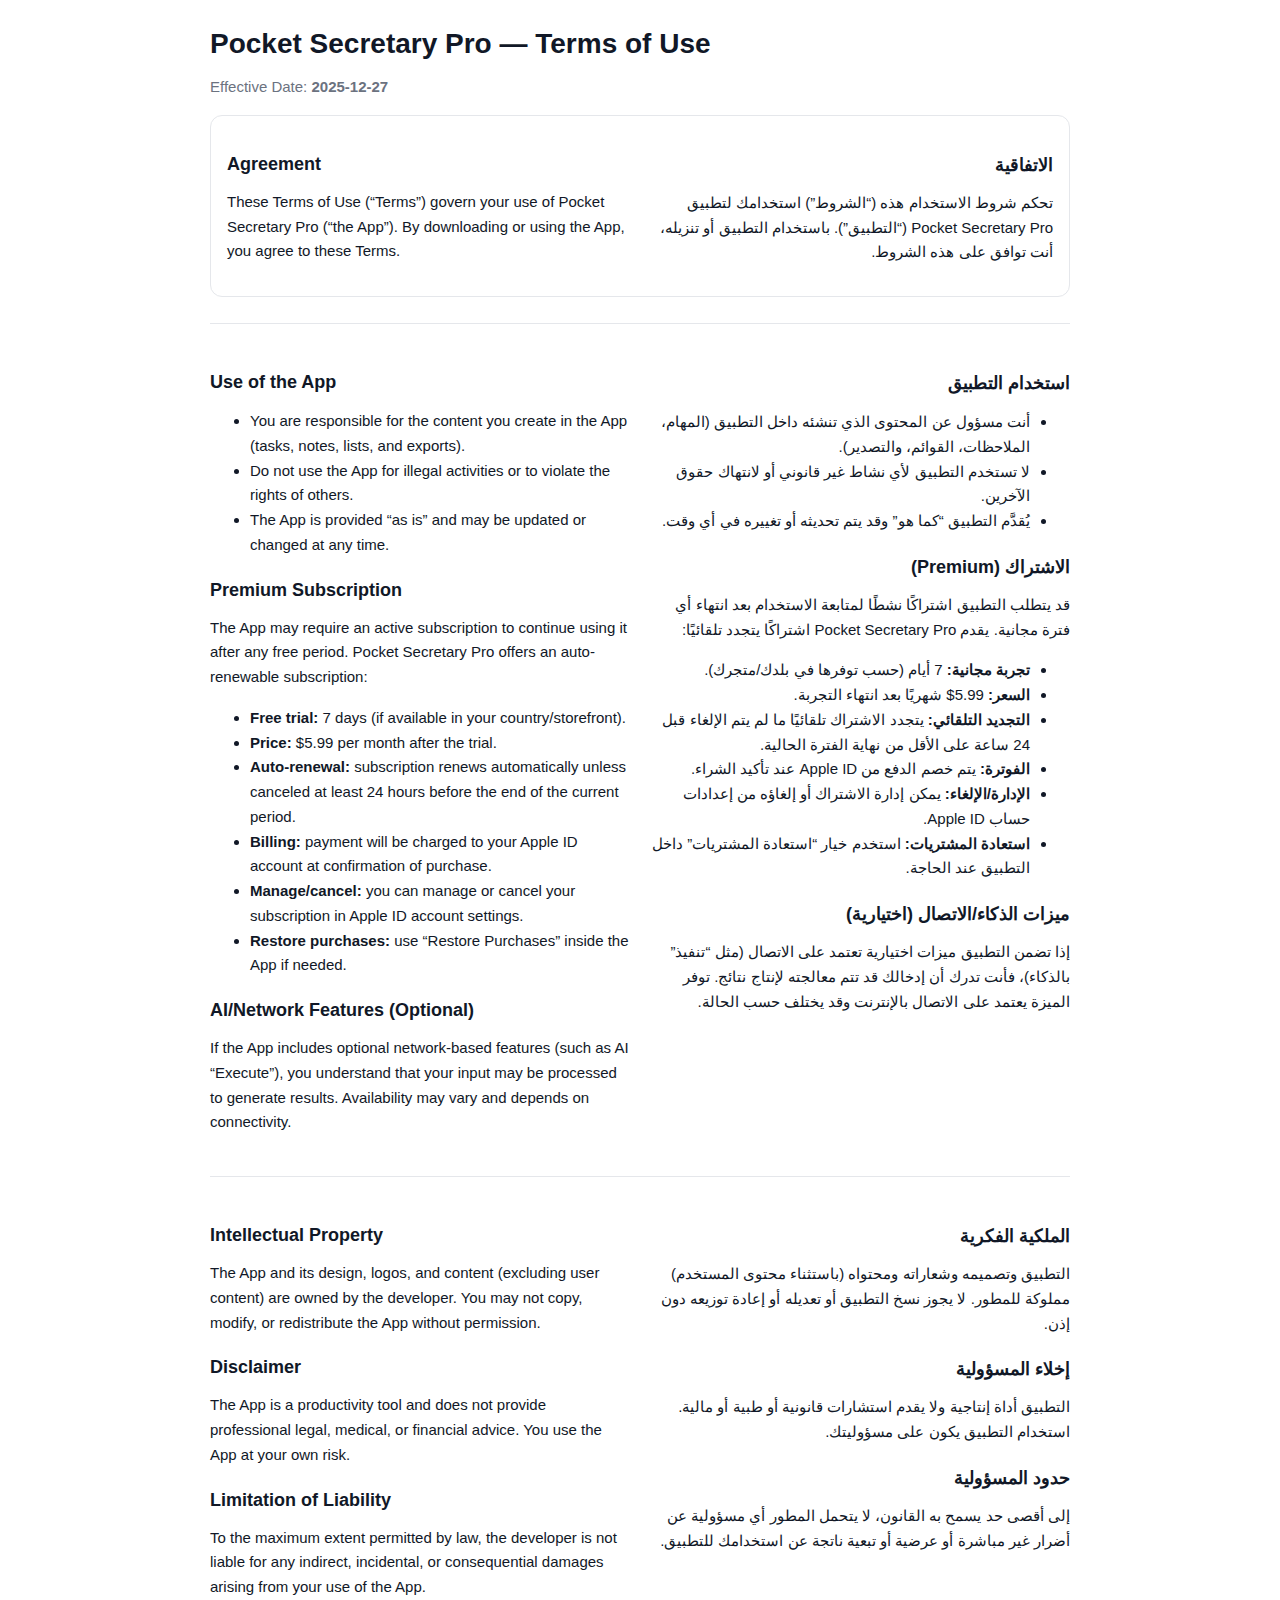
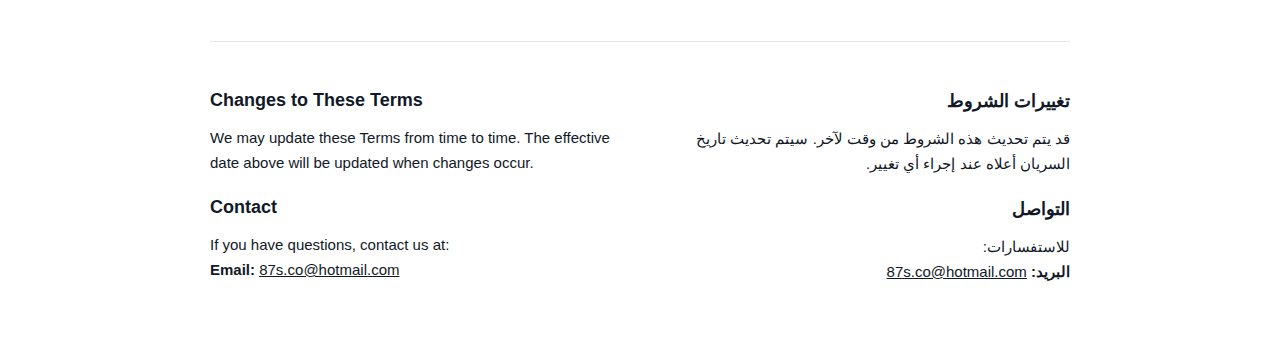
<file: pocketsecretarypro-terms.html>
<!doctype html>
<html lang="en">
<head>
  <meta charset="utf-8" />
  <meta name="viewport" content="width=device-width,initial-scale=1" />
  <title>Pocket Secretary Pro — Terms of Use</title>
  <style>
    :root { --bg:#ffffff; --text:#111827; --muted:#6b7280; --line:#e5e7eb; }
    body { font-family: -apple-system,BlinkMacSystemFont,"Segoe UI",Roboto,Arial,sans-serif; background:var(--bg); color:var(--text); margin:0; }
    .wrap { max-width: 860px; margin: 0 auto; padding: 28px 18px 60px; }
    h1 { font-size: 28px; margin: 0 0 6px; }
    h2 { font-size: 18px; margin: 22px 0 10px; }
    p,li { line-height: 1.65; font-size: 15px; }
    .muted { color: var(--muted); }
    .card { border:1px solid var(--line); border-radius: 12px; padding: 16px; margin-top: 14px; }
    hr { border:0; border-top:1px solid var(--line); margin: 26px 0; }
    .lang { display:flex; gap:18px; flex-wrap:wrap; }
    .col { flex:1; min-width: 290px; }
    .rtl { direction: rtl; text-align: right; }
    a { color: inherit; }
  </style>
</head>

<body>
  <div class="wrap">
    <h1>Pocket Secretary Pro — Terms of Use</h1>
    <p class="muted">Effective Date: <strong>2025-12-27</strong></p>

    <div class="card lang">
      <!-- EN -->
      <div class="col">
        <h2>Agreement</h2>
        <p>
          These Terms of Use (“Terms”) govern your use of Pocket Secretary Pro (“the App”).
          By downloading or using the App, you agree to these Terms.
        </p>
      </div>

      <!-- AR -->
      <div class="col rtl" lang="ar">
        <h2>الاتفاقية</h2>
        <p>
          تحكم شروط الاستخدام هذه (“الشروط”) استخدامك لتطبيق Pocket Secretary Pro (“التطبيق”).
          باستخدام التطبيق أو تنزيله، أنت توافق على هذه الشروط.
        </p>
      </div>
    </div>

    <hr />

    <div class="lang">
      <!-- EN -->
      <div class="col">
        <h2>Use of the App</h2>
        <ul>
          <li>You are responsible for the content you create in the App (tasks, notes, lists, and exports).</li>
          <li>Do not use the App for illegal activities or to violate the rights of others.</li>
          <li>The App is provided “as is” and may be updated or changed at any time.</li>
        </ul>

        <h2>Premium Subscription</h2>
        <p>
          The App may require an active subscription to continue using it after any free period.
          Pocket Secretary Pro offers an auto-renewable subscription:
        </p>
        <ul>
          <li><strong>Free trial:</strong> 7 days (if available in your country/storefront).</li>
          <li><strong>Price:</strong> $5.99 per month after the trial.</li>
          <li><strong>Auto-renewal:</strong> subscription renews automatically unless canceled at least 24 hours before the end of the current period.</li>
          <li><strong>Billing:</strong> payment will be charged to your Apple ID account at confirmation of purchase.</li>
          <li><strong>Manage/cancel:</strong> you can manage or cancel your subscription in Apple ID account settings.</li>
          <li><strong>Restore purchases:</strong> use “Restore Purchases” inside the App if needed.</li>
        </ul>

        <h2>AI/Network Features (Optional)</h2>
        <p>
          If the App includes optional network-based features (such as AI “Execute”), you understand that
          your input may be processed to generate results. Availability may vary and depends on connectivity.
        </p>
      </div>

      <!-- AR -->
      <div class="col rtl" lang="ar">
        <h2>استخدام التطبيق</h2>
        <ul>
          <li>أنت مسؤول عن المحتوى الذي تنشئه داخل التطبيق (المهام، الملاحظات، القوائم، والتصدير).</li>
          <li>لا تستخدم التطبيق لأي نشاط غير قانوني أو لانتهاك حقوق الآخرين.</li>
          <li>يُقدَّم التطبيق “كما هو” وقد يتم تحديثه أو تغييره في أي وقت.</li>
        </ul>

        <h2>الاشتراك (Premium)</h2>
        <p>
          قد يتطلب التطبيق اشتراكًا نشطًا لمتابعة الاستخدام بعد انتهاء أي فترة مجانية.
          يقدم Pocket Secretary Pro اشتراكًا يتجدد تلقائيًا:
        </p>
        <ul>
          <li><strong>تجربة مجانية:</strong> 7 أيام (حسب توفرها في بلدك/متجرك).</li>
          <li><strong>السعر:</strong> 5.99$ شهريًا بعد انتهاء التجربة.</li>
          <li><strong>التجديد التلقائي:</strong> يتجدد الاشتراك تلقائيًا ما لم يتم الإلغاء قبل 24 ساعة على الأقل من نهاية الفترة الحالية.</li>
          <li><strong>الفوترة:</strong> يتم خصم الدفع من Apple ID عند تأكيد الشراء.</li>
          <li><strong>الإدارة/الإلغاء:</strong> يمكن إدارة الاشتراك أو إلغاؤه من إعدادات حساب Apple ID.</li>
          <li><strong>استعادة المشتريات:</strong> استخدم خيار “استعادة المشتريات” داخل التطبيق عند الحاجة.</li>
        </ul>

        <h2>ميزات الذكاء/الاتصال (اختيارية)</h2>
        <p>
          إذا تضمن التطبيق ميزات اختيارية تعتمد على الاتصال (مثل “تنفيذ” بالذكاء)، فأنت تدرك أن
          إدخالك قد تتم معالجته لإنتاج نتائج. توفر الميزة يعتمد على الاتصال بالإنترنت وقد يختلف حسب الحالة.
        </p>
      </div>
    </div>

    <hr />

    <div class="lang">
      <!-- EN -->
      <div class="col">
        <h2>Intellectual Property</h2>
        <p>
          The App and its design, logos, and content (excluding user content) are owned by the developer.
          You may not copy, modify, or redistribute the App without permission.
        </p>

        <h2>Disclaimer</h2>
        <p>
          The App is a productivity tool and does not provide professional legal, medical, or financial advice.
          You use the App at your own risk.
        </p>

        <h2>Limitation of Liability</h2>
        <p>
          To the maximum extent permitted by law, the developer is not liable for any indirect, incidental,
          or consequential damages arising from your use of the App.
        </p>
      </div>

      <!-- AR -->
      <div class="col rtl" lang="ar">
        <h2>الملكية الفكرية</h2>
        <p>
          التطبيق وتصميمه وشعاراته ومحتواه (باستثناء محتوى المستخدم) مملوكة للمطور.
          لا يجوز نسخ التطبيق أو تعديله أو إعادة توزيعه دون إذن.
        </p>

        <h2>إخلاء المسؤولية</h2>
        <p>
          التطبيق أداة إنتاجية ولا يقدم استشارات قانونية أو طبية أو مالية.
          استخدام التطبيق يكون على مسؤوليتك.
        </p>

        <h2>حدود المسؤولية</h2>
        <p>
          إلى أقصى حد يسمح به القانون، لا يتحمل المطور أي مسؤولية عن أضرار غير مباشرة أو عرضية
          أو تبعية ناتجة عن استخدامك للتطبيق.
        </p>
      </div>
    </div>

    <hr />

    <div class="lang">
      <!-- EN -->
      <div class="col">
        <h2>Changes to These Terms</h2>
        <p>
          We may update these Terms from time to time. The effective date above will be updated when changes occur.
        </p>

        <h2>Contact</h2>
        <p>
          If you have questions, contact us at:
          <br />
          <strong>Email:</strong> <a href="mailto:87s.co@hotmail.com">87s.co@hotmail.com</a>
        </p>
      </div>

      <!-- AR -->
      <div class="col rtl" lang="ar">
        <h2>تغييرات الشروط</h2>
        <p>
          قد يتم تحديث هذه الشروط من وقت لآخر. سيتم تحديث تاريخ السريان أعلاه عند إجراء أي تغيير.
        </p>

        <h2>التواصل</h2>
        <p>
          للاستفسارات:
          <br />
          <strong>البريد:</strong> <a href="mailto:87s.co@hotmail.com">87s.co@hotmail.com</a>
        </p>
      </div>
    </div>
  </div>
</body>
</html>
</file>
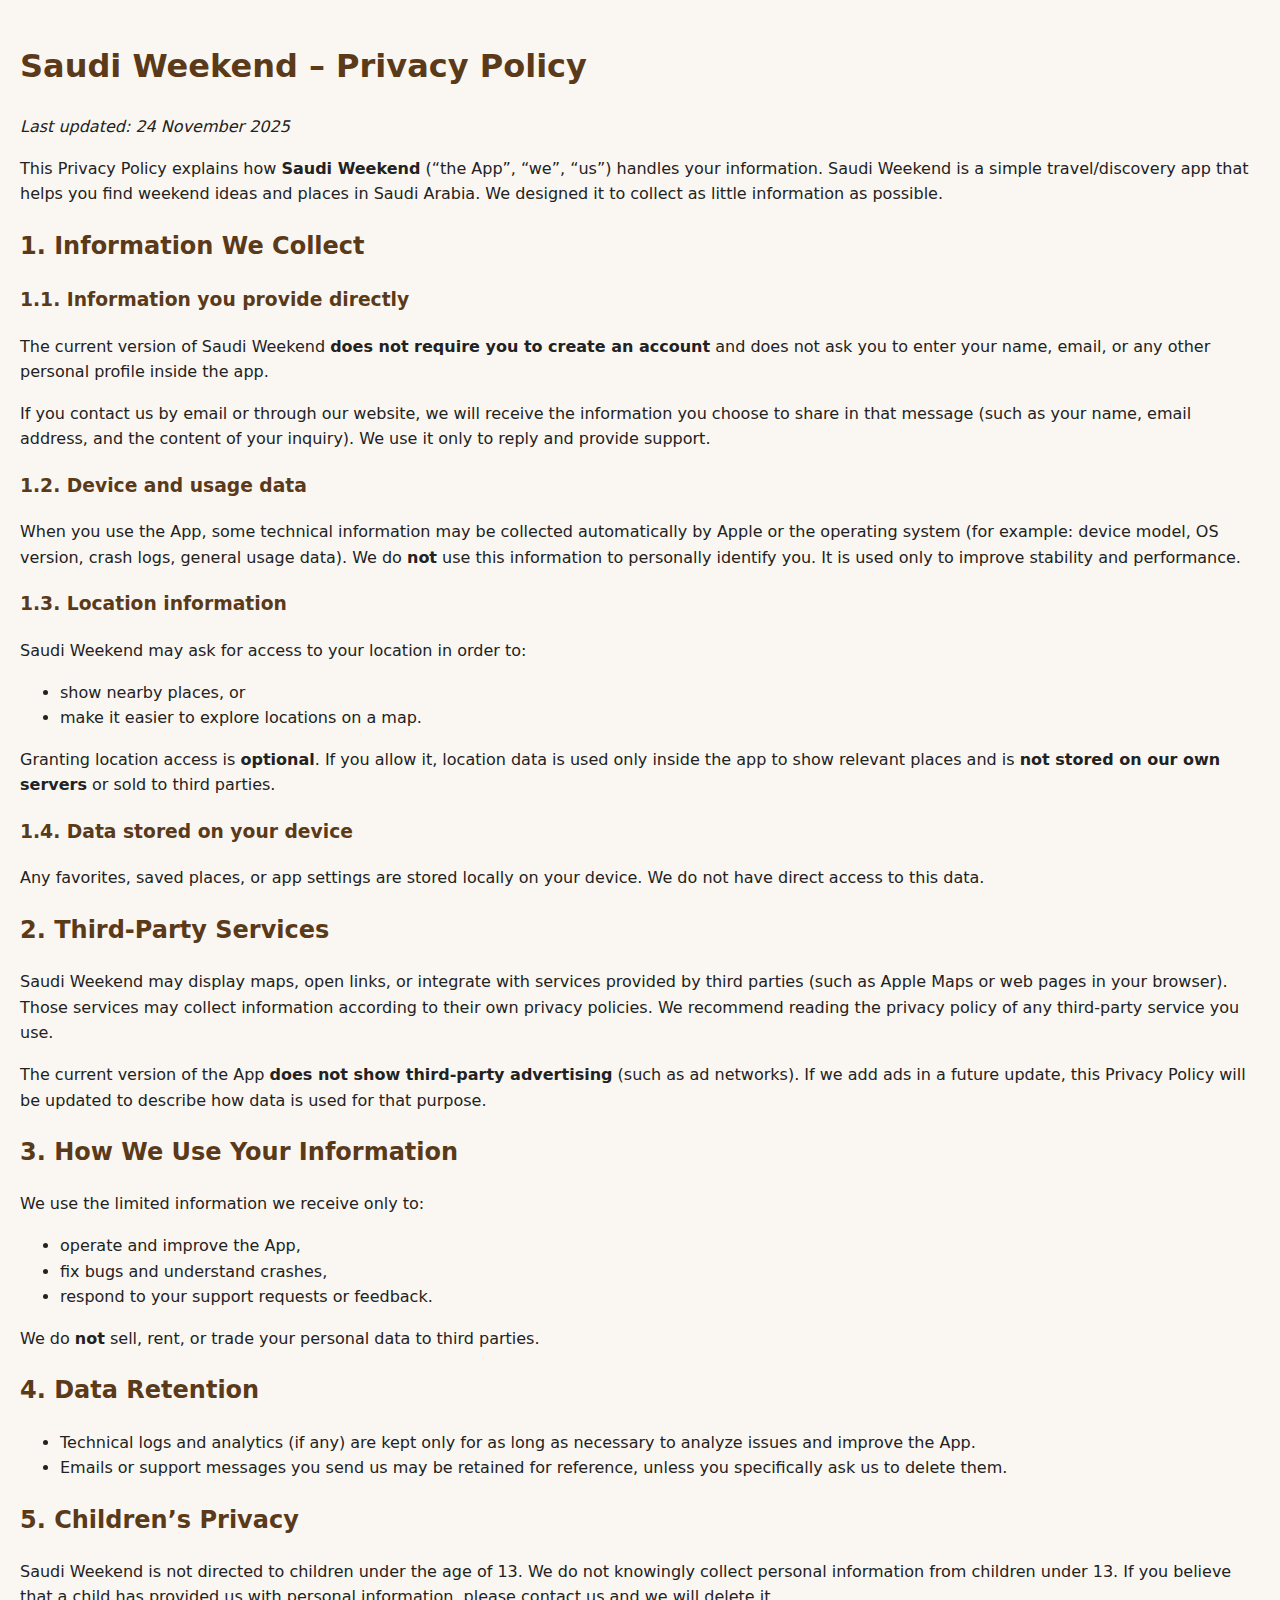
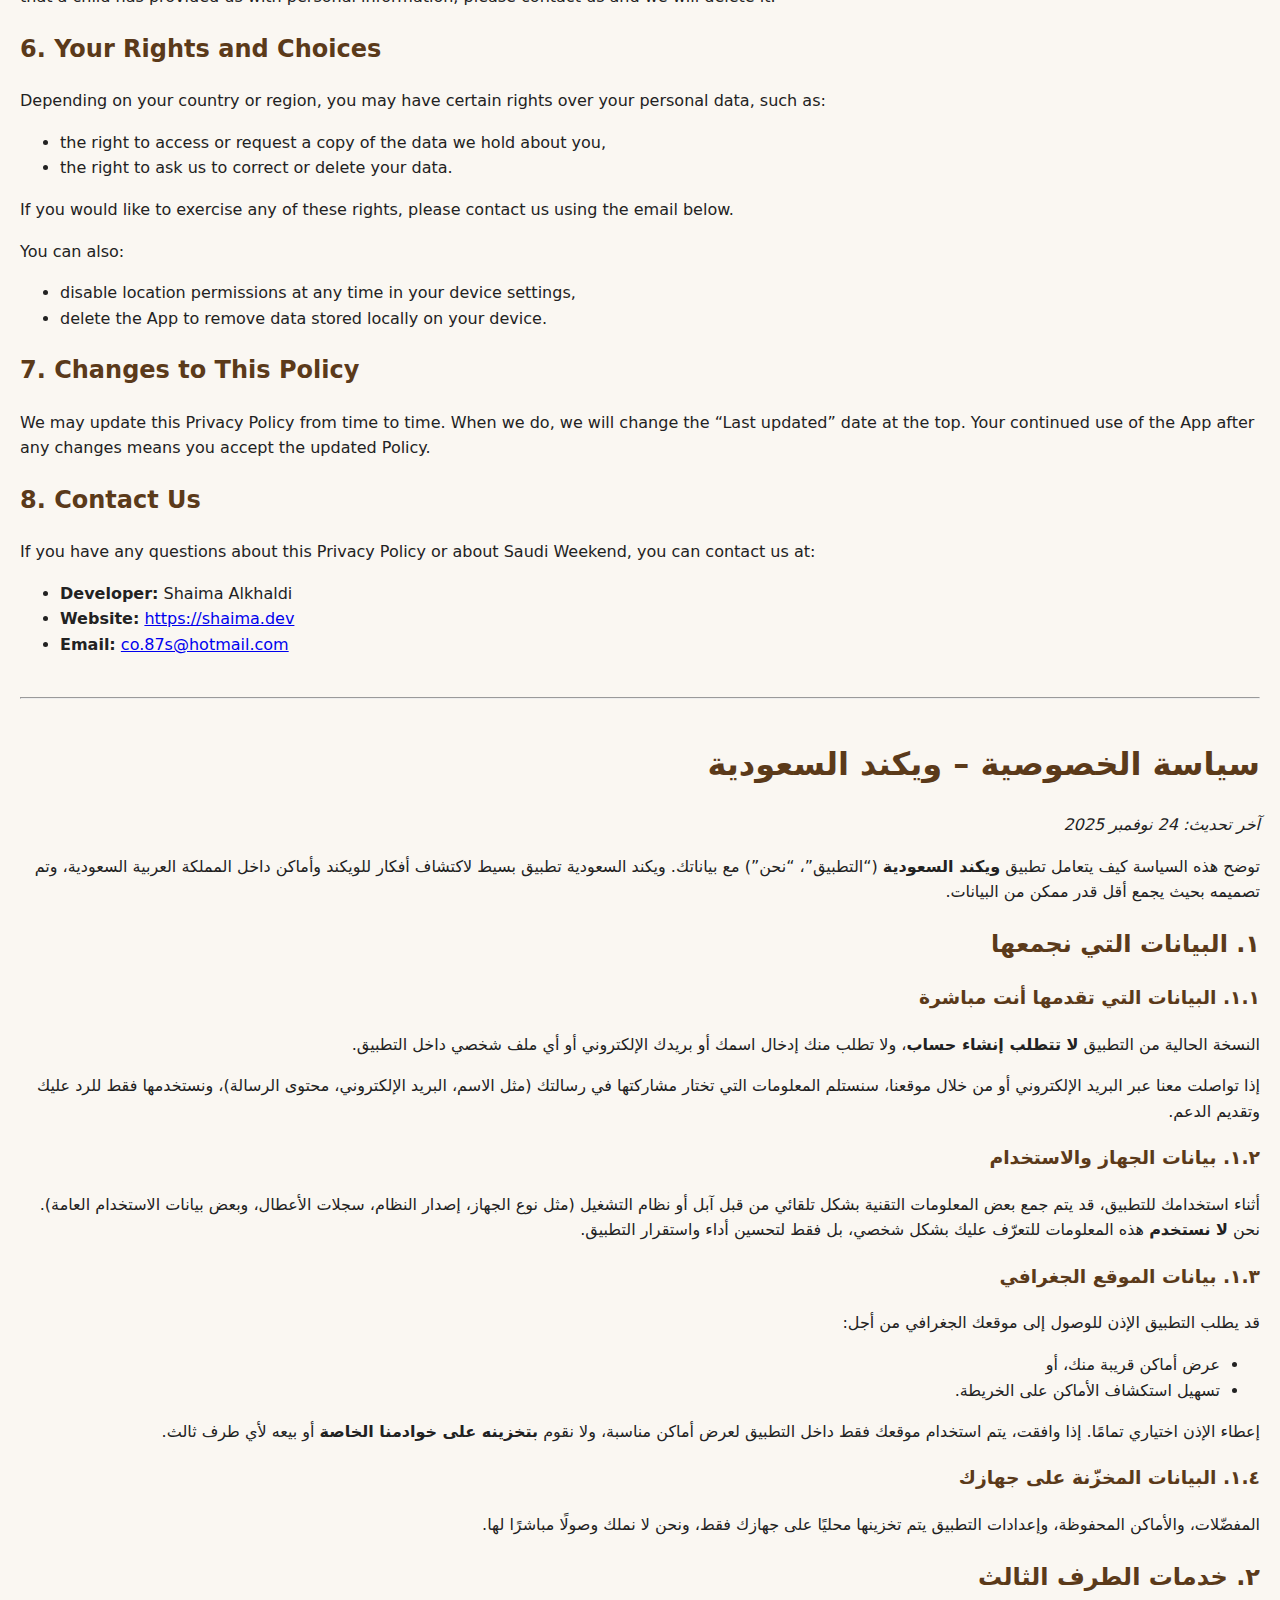
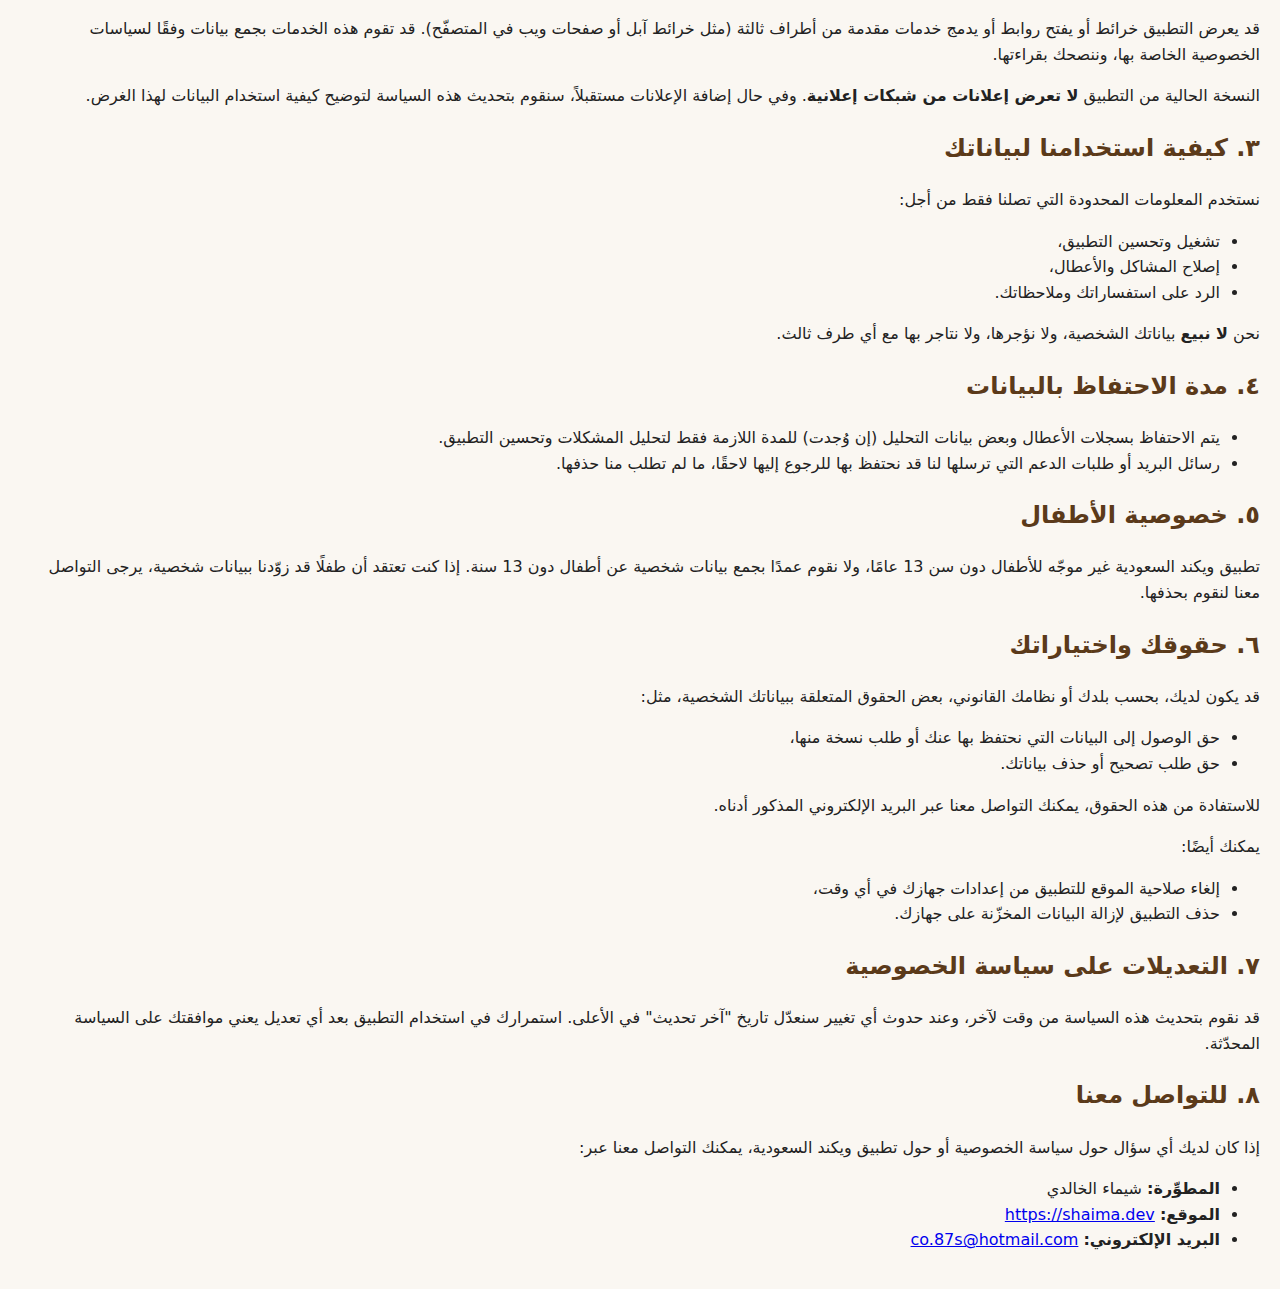
<file: saudi-weekend-privacy.html>
<!DOCTYPE html>
<html lang="en">
<head>
  <meta charset="UTF-8">
  <title>Saudi Weekend – Privacy Policy</title>
  <meta name="viewport" content="width=device-width, initial-scale=1.0">
  <style>
    body {
      font-family: system-ui, -apple-system, BlinkMacSystemFont, "Segoe UI", sans-serif;
      line-height: 1.6;
      margin: 0;
      padding: 20px;
      background: #faf7f2;
      color: #222;
    }
    h1, h2, h3 {
      color: #5b3a1a;
    }
    hr {
      margin: 40px 0;
    }
    .section-ar {
      direction: rtl;
      text-align: right;
      font-family: system-ui, -apple-system, BlinkMacSystemFont, "Segoe UI", sans-serif;
    }
  </style>
</head>
<body>

  <h1>Saudi Weekend – Privacy Policy</h1>
  <p><em>Last updated: 24 November 2025</em></p>

  <p>
    This Privacy Policy explains how <strong>Saudi Weekend</strong> (“the App”, “we”, “us”) handles your information.
    Saudi Weekend is a simple travel/discovery app that helps you find weekend ideas and places in Saudi Arabia.
    We designed it to collect as little information as possible.
  </p>

  <h2>1. Information We Collect</h2>

  <h3>1.1. Information you provide directly</h3>
  <p>
    The current version of Saudi Weekend <strong>does not require you to create an account</strong> and does not ask you
    to enter your name, email, or any other personal profile inside the app.
  </p>
  <p>
    If you contact us by email or through our website, we will receive the information you choose to share in that message
    (such as your name, email address, and the content of your inquiry). We use it only to reply and provide support.
  </p>

  <h3>1.2. Device and usage data</h3>
  <p>
    When you use the App, some technical information may be collected automatically by Apple or the operating system
    (for example: device model, OS version, crash logs, general usage data).
    We do <strong>not</strong> use this information to personally identify you. It is used only to improve stability
    and performance.
  </p>

  <h3>1.3. Location information</h3>
  <p>
    Saudi Weekend may ask for access to your location in order to:
  </p>
  <ul>
    <li>show nearby places, or</li>
    <li>make it easier to explore locations on a map.</li>
  </ul>
  <p>
    Granting location access is <strong>optional</strong>. If you allow it, location data is used only inside the app
    to show relevant places and is <strong>not stored on our own servers</strong> or sold to third parties.
  </p>

  <h3>1.4. Data stored on your device</h3>
  <p>
    Any favorites, saved places, or app settings are stored locally on your device.
    We do not have direct access to this data.
  </p>

  <h2>2. Third-Party Services</h2>
  <p>
    Saudi Weekend may display maps, open links, or integrate with services provided by third parties
    (such as Apple Maps or web pages in your browser).
    Those services may collect information according to their own privacy policies.
    We recommend reading the privacy policy of any third-party service you use.
  </p>
  <p>
    The current version of the App <strong>does not show third-party advertising</strong> (such as ad networks).
    If we add ads in a future update, this Privacy Policy will be updated to describe how data is used for that purpose.
  </p>

  <h2>3. How We Use Your Information</h2>
  <p>We use the limited information we receive only to:</p>
  <ul>
    <li>operate and improve the App,</li>
    <li>fix bugs and understand crashes,</li>
    <li>respond to your support requests or feedback.</li>
  </ul>
  <p>
    We do <strong>not</strong> sell, rent, or trade your personal data to third parties.
  </p>

  <h2>4. Data Retention</h2>
  <ul>
    <li>
      Technical logs and analytics (if any) are kept only for as long as necessary to analyze issues
      and improve the App.
    </li>
    <li>
      Emails or support messages you send us may be retained for reference, unless you specifically ask us to delete them.
    </li>
  </ul>

  <h2>5. Children’s Privacy</h2>
  <p>
    Saudi Weekend is not directed to children under the age of 13.
    We do not knowingly collect personal information from children under 13.
    If you believe that a child has provided us with personal information, please contact us and we will delete it.
  </p>

  <h2>6. Your Rights and Choices</h2>
  <p>
    Depending on your country or region, you may have certain rights over your personal data, such as:
  </p>
  <ul>
    <li>the right to access or request a copy of the data we hold about you,</li>
    <li>the right to ask us to correct or delete your data.</li>
  </ul>
  <p>
    If you would like to exercise any of these rights, please contact us using the email below.
  </p>
  <p>
    You can also:
  </p>
  <ul>
    <li>disable location permissions at any time in your device settings,</li>
    <li>delete the App to remove data stored locally on your device.</li>
  </ul>

  <h2>7. Changes to This Policy</h2>
  <p>
    We may update this Privacy Policy from time to time.
    When we do, we will change the “Last updated” date at the top.
    Your continued use of the App after any changes means you accept the updated Policy.
  </p>

  <h2>8. Contact Us</h2>
  <p>
    If you have any questions about this Privacy Policy or about Saudi Weekend, you can contact us at:
  </p>
  <ul>
    <li><strong>Developer:</strong> Shaima Alkhaldi</li>
    <li><strong>Website:</strong> <a href="https://shaima.dev" target="_blank" rel="noopener noreferrer">https://shaima.dev</a></li>
    <li><strong>Email:</strong> <a href="mailto:co.87s@hotmail.com">co.87s@hotmail.com</a></li>
  </ul>

  <hr>

  <!-- Arabic Version -->

  <div class="section-ar">
    <h1>سياسة الخصوصية – ويكند السعودية</h1>
    <p><em>آخر تحديث: 24 نوفمبر 2025</em></p>

    <p>
      توضح هذه السياسة كيف يتعامل تطبيق <strong>ويكند السعودية</strong> (“التطبيق”، “نحن”) مع بياناتك.
      ويكند السعودية تطبيق بسيط لاكتشاف أفكار للويكند وأماكن داخل المملكة العربية السعودية،
      وتم تصميمه بحيث يجمع أقل قدر ممكن من البيانات.
    </p>

    <h2>١. البيانات التي نجمعها</h2>

    <h3>١.١. البيانات التي تقدمها أنت مباشرة</h3>
    <p>
      النسخة الحالية من التطبيق <strong>لا تتطلب إنشاء حساب</strong>، ولا تطلب منك إدخال اسمك أو بريدك الإلكتروني
      أو أي ملف شخصي داخل التطبيق.
    </p>
    <p>
      إذا تواصلت معنا عبر البريد الإلكتروني أو من خلال موقعنا، سنستلم المعلومات التي تختار مشاركتها في رسالتك
      (مثل الاسم، البريد الإلكتروني، محتوى الرسالة)، ونستخدمها فقط للرد عليك وتقديم الدعم.
    </p>

    <h3>١.٢. بيانات الجهاز والاستخدام</h3>
    <p>
      أثناء استخدامك للتطبيق، قد يتم جمع بعض المعلومات التقنية بشكل تلقائي من قبل آبل أو نظام التشغيل
      (مثل نوع الجهاز، إصدار النظام، سجلات الأعطال، وبعض بيانات الاستخدام العامة).
      نحن <strong>لا نستخدم</strong> هذه المعلومات للتعرّف عليك بشكل شخصي، بل فقط لتحسين أداء واستقرار التطبيق.
    </p>

    <h3>١.٣. بيانات الموقع الجغرافي</h3>
    <p>قد يطلب التطبيق الإذن للوصول إلى موقعك الجغرافي من أجل:</p>
    <ul>
      <li>عرض أماكن قريبة منك، أو</li>
      <li>تسهيل استكشاف الأماكن على الخريطة.</li>
    </ul>
    <p>
      إعطاء الإذن اختياري تمامًا. إذا وافقت، يتم استخدام موقعك فقط داخل التطبيق لعرض أماكن مناسبة،
      ولا نقوم <strong>بتخزينه على خوادمنا الخاصة</strong> أو بيعه لأي طرف ثالث.
    </p>

    <h3>١.٤. البيانات المخزّنة على جهازك</h3>
    <p>
      المفضّلات، والأماكن المحفوظة، وإعدادات التطبيق يتم تخزينها محليًا على جهازك فقط،
      ونحن لا نملك وصولًا مباشرًا لها.
    </p>

    <h2>٢. خدمات الطرف الثالث</h2>
    <p>
      قد يعرض التطبيق خرائط أو يفتح روابط أو يدمج خدمات مقدمة من أطراف ثالثة
      (مثل خرائط آبل أو صفحات ويب في المتصفّح).
      قد تقوم هذه الخدمات بجمع بيانات وفقًا لسياسات الخصوصية الخاصة بها، وننصحك بقراءتها.
    </p>
    <p>
      النسخة الحالية من التطبيق <strong>لا تعرض إعلانات من شبكات إعلانية</strong>.
      وفي حال إضافة الإعلانات مستقبلاً، سنقوم بتحديث هذه السياسة لتوضيح كيفية استخدام البيانات لهذا الغرض.
    </p>

    <h2>٣. كيفية استخدامنا لبياناتك</h2>
    <p>نستخدم المعلومات المحدودة التي تصلنا فقط من أجل:</p>
    <ul>
      <li>تشغيل وتحسين التطبيق،</li>
      <li>إصلاح المشاكل والأعطال،</li>
      <li>الرد على استفساراتك وملاحظاتك.</li>
    </ul>
    <p>
      نحن <strong>لا نبيع</strong> بياناتك الشخصية، ولا نؤجرها، ولا نتاجر بها مع أي طرف ثالث.
    </p>

    <h2>٤. مدة الاحتفاظ بالبيانات</h2>
    <ul>
      <li>
        يتم الاحتفاظ بسجلات الأعطال وبعض بيانات التحليل (إن وُجدت) للمدة اللازمة فقط لتحليل المشكلات وتحسين التطبيق.
      </li>
      <li>
        رسائل البريد أو طلبات الدعم التي ترسلها لنا قد نحتفظ بها للرجوع إليها لاحقًا، ما لم تطلب منا حذفها.
      </li>
    </ul>

    <h2>٥. خصوصية الأطفال</h2>
    <p>
      تطبيق ويكند السعودية غير موجّه للأطفال دون سن 13 عامًا،
      ولا نقوم عمدًا بجمع بيانات شخصية عن أطفال دون 13 سنة.
      إذا كنت تعتقد أن طفلًا قد زوّدنا ببيانات شخصية، يرجى التواصل معنا لنقوم بحذفها.
    </p>

    <h2>٦. حقوقك واختياراتك</h2>
    <p>
      قد يكون لديك، بحسب بلدك أو نظامك القانوني، بعض الحقوق المتعلقة ببياناتك الشخصية، مثل:
    </p>
    <ul>
      <li>حق الوصول إلى البيانات التي نحتفظ بها عنك أو طلب نسخة منها،</li>
      <li>حق طلب تصحيح أو حذف بياناتك.</li>
    </ul>
    <p>
      للاستفادة من هذه الحقوق، يمكنك التواصل معنا عبر البريد الإلكتروني المذكور أدناه.
    </p>
    <p>
      يمكنك أيضًا:
    </p>
    <ul>
      <li>إلغاء صلاحية الموقع للتطبيق من إعدادات جهازك في أي وقت،</li>
      <li>حذف التطبيق لإزالة البيانات المخزّنة على جهازك.</li>
    </ul>

    <h2>٧. التعديلات على سياسة الخصوصية</h2>
    <p>
      قد نقوم بتحديث هذه السياسة من وقت لآخر،
      وعند حدوث أي تغيير سنعدّل تاريخ "آخر تحديث" في الأعلى.
      استمرارك في استخدام التطبيق بعد أي تعديل يعني موافقتك على السياسة المحدّثة.
    </p>

    <h2>٨. للتواصل معنا</h2>
    <p>إذا كان لديك أي سؤال حول سياسة الخصوصية أو حول تطبيق ويكند السعودية، يمكنك التواصل معنا عبر:</p>
    <ul>
      <li><strong>المطوِّرة:</strong> شيماء الخالدي</li>
      <li><strong>الموقع:</strong> <a href="https://shaima.dev" target="_blank" rel="noopener noreferrer">https://shaima.dev</a></li>
      <li><strong>البريد الإلكتروني:</strong> <a href="mailto:co.87s@hotmail.com">co.87s@hotmail.com</a></li>
    </ul>
  </div>

</body>
</html>
</file>
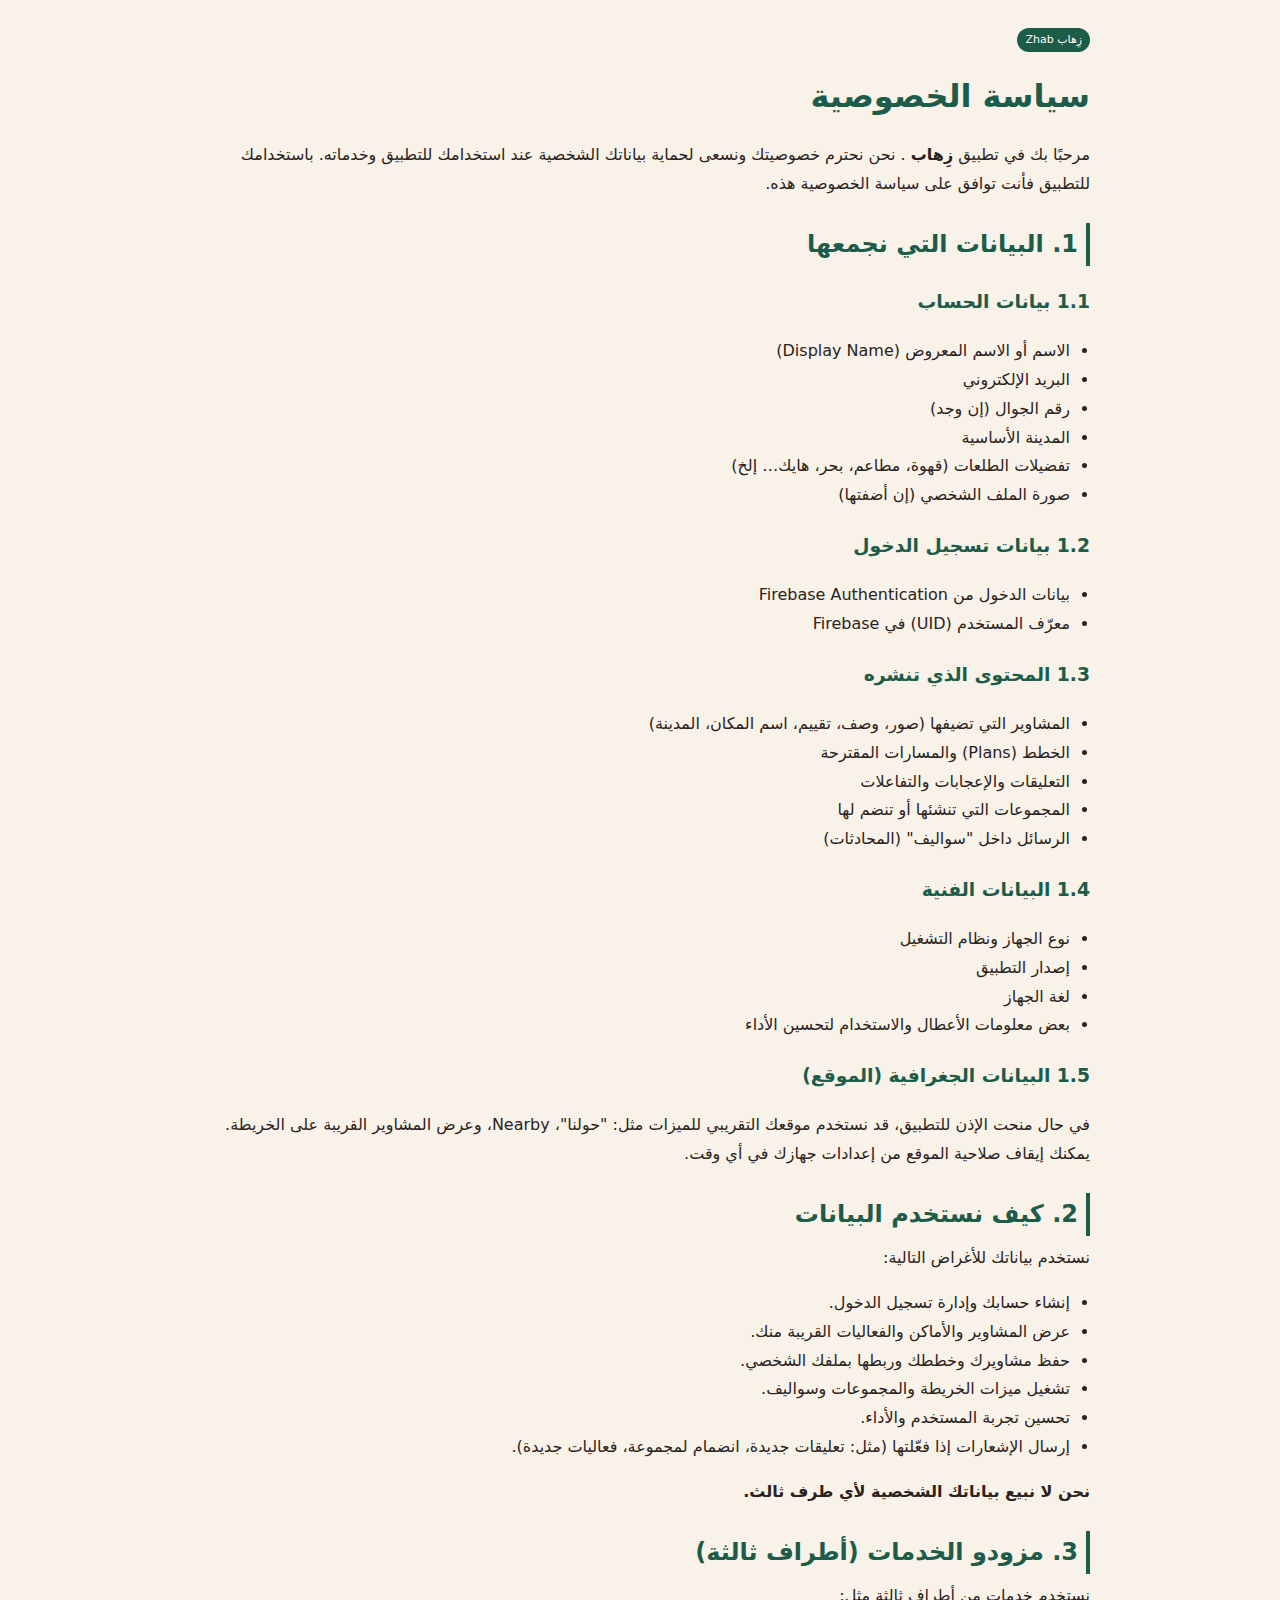
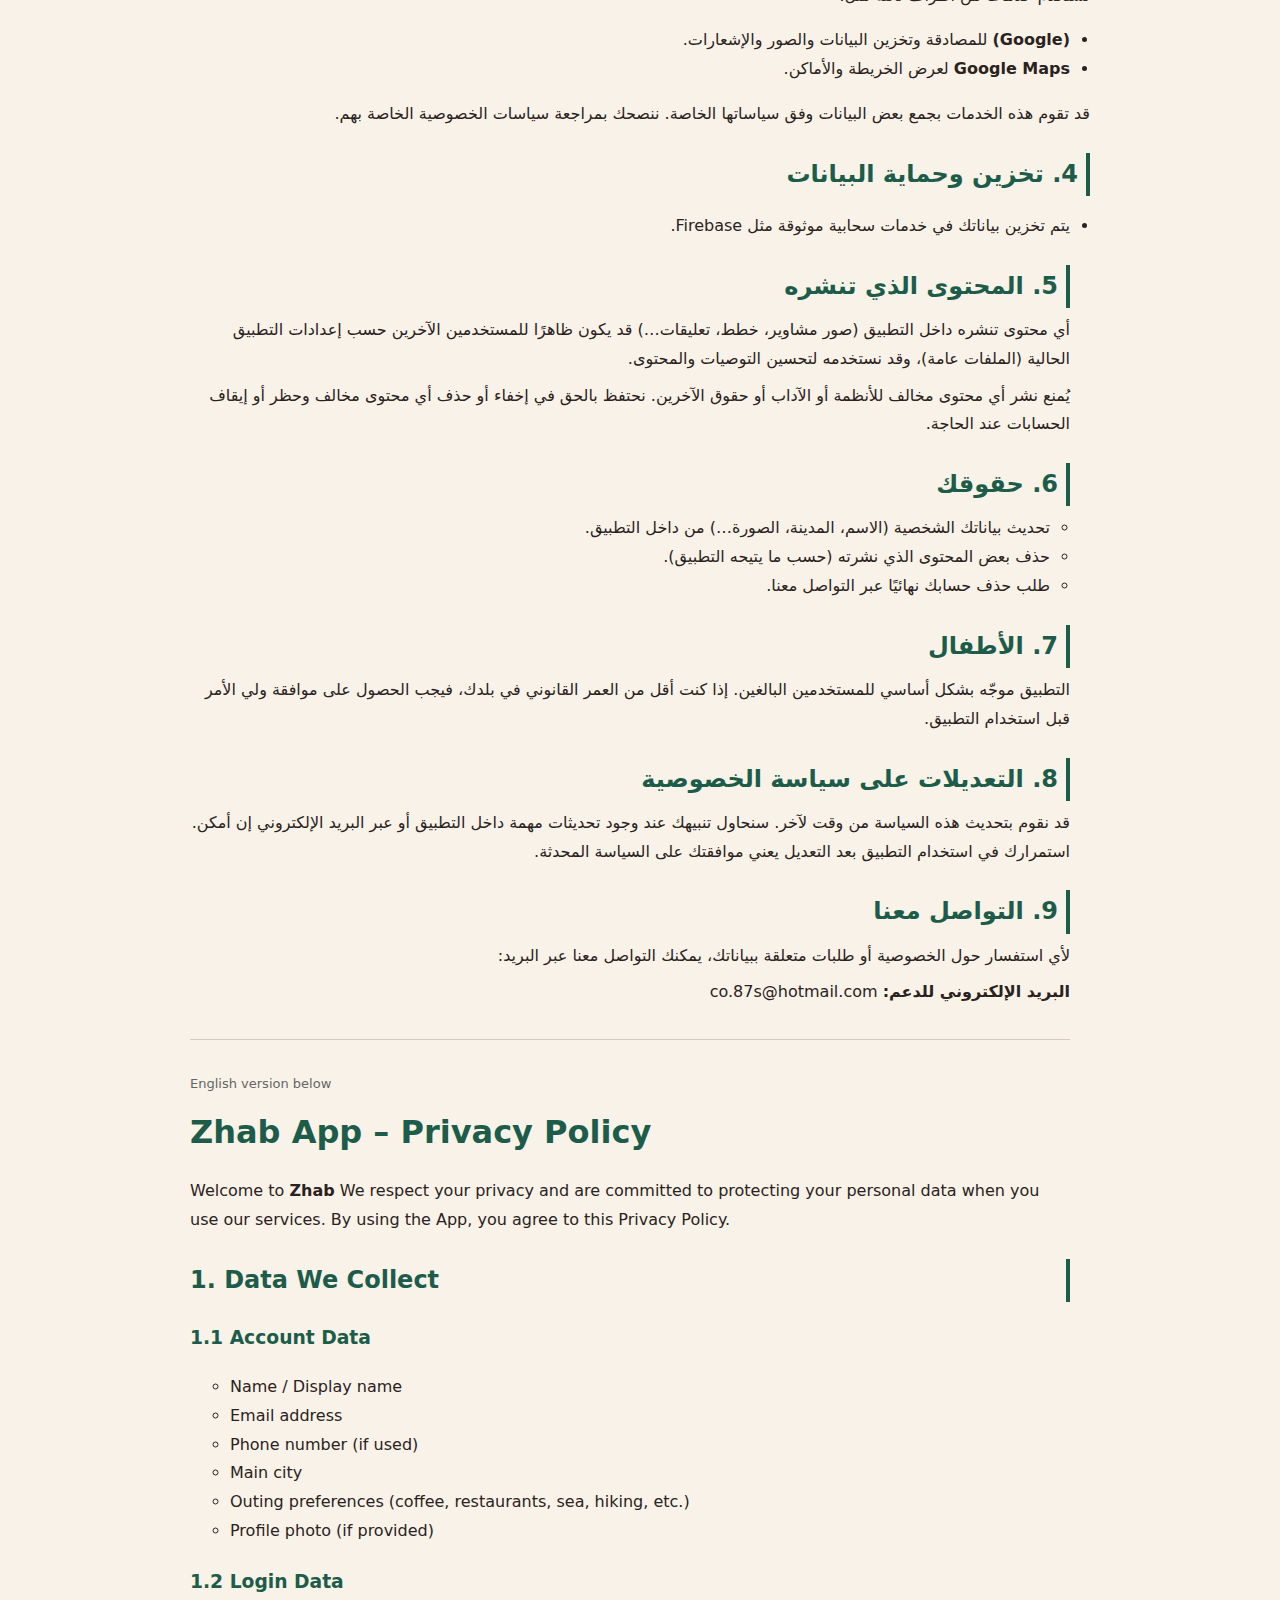
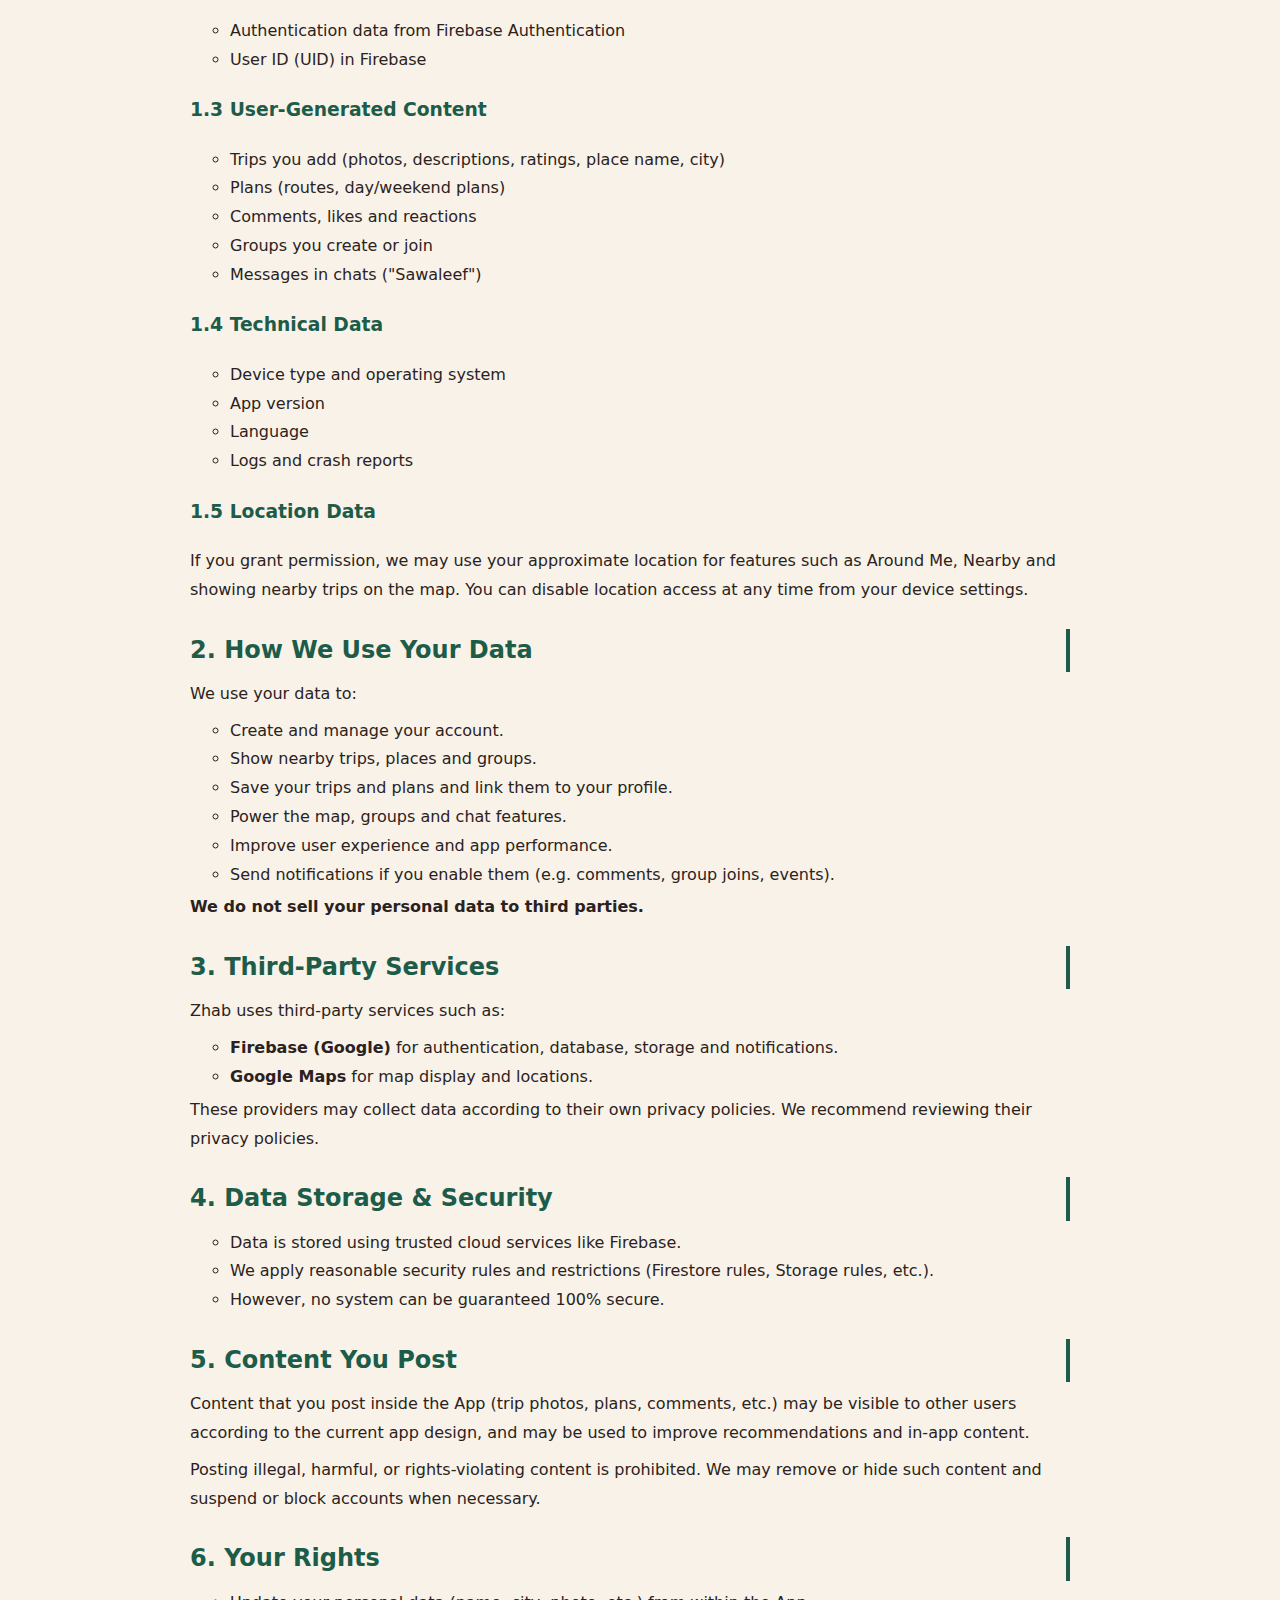
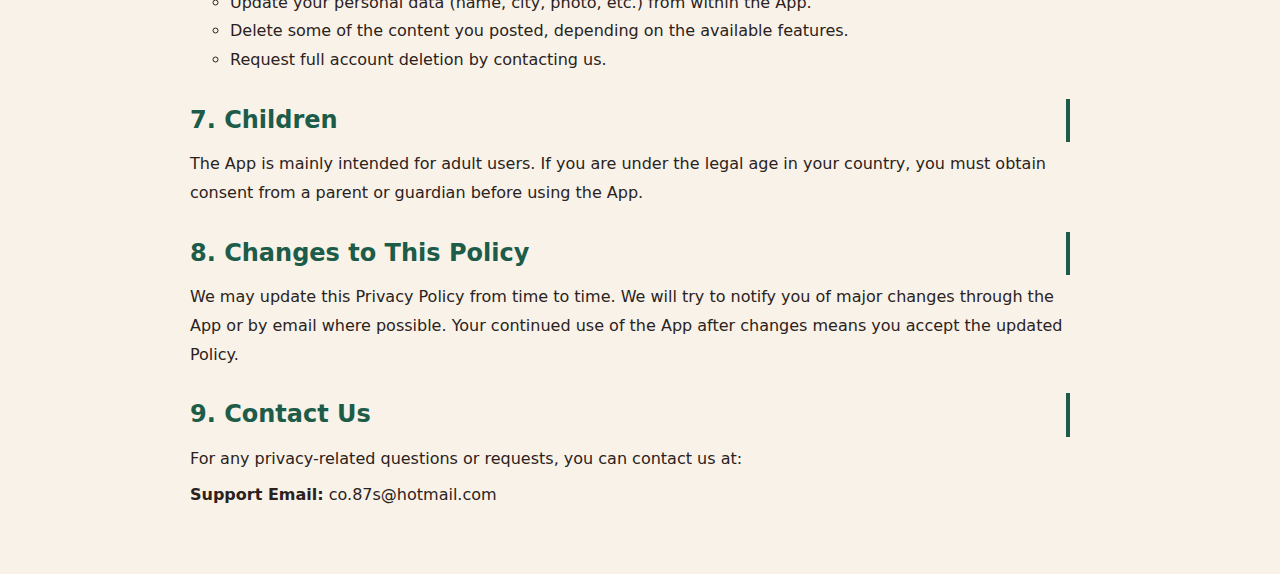
<file: zhab-privacy.html>
<!DOCTYPE html>
<html lang="ar" dir="rtl">
<head>
  <meta charset="UTF-8" />
  <title>سياسة الخصوصية – تطبيق زِهاب Zhab</title>
  <meta name="viewport" content="width=device-width, initial-scale=1.0" />
  <style>
    body {
      font-family: system-ui, -apple-system, BlinkMacSystemFont, "Segoe UI", sans-serif;
      background-color: #f8f2e9;
      color: #2b2220;
      line-height: 1.8;
      margin: 0;
      padding: 0;
    }
    .container {
      max-width: 900px;
      margin: 0 auto;
      padding: 24px 16px 48px;
    }
    h1, h2, h3 {
      color: #1c5c48;
    }
    h1 {
      margin-top: 8px;
      margin-bottom: 16px;
    }
    h2 {
      margin-top: 24px;
      margin-bottom: 8px;
      border-right: 4px solid #1c5c48;
      padding-right: 8px;
    }
    p {
      margin: 4px 0 8px;
    }
    ul {
      padding-right: 20px;
    }
    hr {
      margin: 32px 0;
      border: none;
      border-top: 1px solid #d9cbbb;
    }
    .lang-switch {
      text-align: left;
      direction: ltr;
      font-size: 13px;
      color: #666;
    }
    .tag {
      display: inline-block;
      background: #1c5c48;
      color: #fff;
      padding: 2px 8px;
      border-radius: 999px;
      font-size: 11px;
      margin-bottom: 8px;
    }
  </style>
</head>
<body>
  <div class="container">
    <span class="tag">زِهاب Zhab</span>
    <h1>سياسة الخصوصية</h1>

    <p>
      مرحبًا بك في تطبيق <strong>زِهاب</strong> . نحن نحترم خصوصيتك
      ونسعى لحماية بياناتك الشخصية عند استخدامك للتطبيق وخدماته. باستخدامك للتطبيق فأنت توافق
      على سياسة الخصوصية هذه.
    </p>

    <h2>1. البيانات التي نجمعها</h2>

    <h3>1.1 بيانات الحساب</h3>
    <ul>
      <li>الاسم أو الاسم المعروض (Display Name)</li>
      <li>البريد الإلكتروني</li>
      <li>رقم الجوال (إن وجد)</li>
      <li>المدينة الأساسية</li>
      <li>تفضيلات الطلعات (قهوة، مطاعم، بحر، هايك… إلخ)</li>
      <li>صورة الملف الشخصي (إن أضفتها)</li>
    </ul>

    <h3>1.2 بيانات تسجيل الدخول</h3>
    <ul>
      <li>بيانات الدخول من Firebase Authentication</li>
      <li>معرّف المستخدم (UID) في Firebase</li>
    </ul>

    <h3>1.3 المحتوى الذي تنشره</h3>
    <ul>
      <li>المشاوير التي تضيفها (صور، وصف، تقييم، اسم المكان، المدينة)</li>
      <li>الخطط (Plans) والمسارات المقترحة</li>
      <li>التعليقات والإعجابات والتفاعلات</li>
      <li>المجموعات التي تنشئها أو تنضم لها</li>
      <li>الرسائل داخل "سواليف" (المحادثات)</li>
    </ul>

    <h3>1.4 البيانات الفنية</h3>
    <ul>
      <li>نوع الجهاز ونظام التشغيل</li>
      <li>إصدار التطبيق</li>
      <li>لغة الجهاز</li>
      <li>بعض معلومات الأعطال والاستخدام لتحسين الأداء</li>
    </ul>

    <h3>1.5 البيانات الجغرافية (الموقع)</h3>
    <p>
      في حال منحت الإذن للتطبيق، قد نستخدم موقعك التقريبي للميزات مثل:
      "حولنا"، Nearby، وعرض المشاوير القريبة على الخريطة. يمكنك إيقاف صلاحية
      الموقع من إعدادات جهازك في أي وقت.
    </p>

    <h2>2. كيف نستخدم البيانات</h2>
    <p>نستخدم بياناتك للأغراض التالية:</p>
    <ul>
      <li>إنشاء حسابك وإدارة تسجيل الدخول.</li>
      <li>عرض المشاوير والأماكن والفعاليات القريبة منك.</li>
      <li>حفظ مشاويرك وخططك وربطها بملفك الشخصي.</li>
      <li>تشغيل ميزات الخريطة والمجموعات وسواليف.</li>
      <li>تحسين تجربة المستخدم والأداء.</li>
      <li>إرسال الإشعارات إذا فعّلتها (مثل: تعليقات جديدة، انضمام لمجموعة، فعاليات جديدة).</li>
    </ul>
    <p><strong>نحن لا نبيع بياناتك الشخصية لأي طرف ثالث.</strong></p>

    <h2>3. مزودو الخدمات (أطراف ثالثة)</h2>
    <p>نستخدم خدمات من أطراف ثالثة مثل:</p>
    <ul>
      <li><strong>(Google)</strong> للمصادقة وتخزين البيانات والصور والإشعارات.</li>
      <li><strong>Google Maps</strong> لعرض الخريطة والأماكن.</li>
    </ul>
    <p>قد تقوم هذه الخدمات بجمع بعض البيانات وفق سياساتها الخاصة. ننصحك بمراجعة سياسات الخصوصية الخاصة بهم.</p>

    <h2>4. تخزين وحماية البيانات</h2>
    <ul>
      <li>يتم تخزين بياناتك في خدمات سحابية موثوقة مثل Firebase.</li>
    

    <h2>5. المحتوى الذي تنشره</h2>
    <p>
      أي محتوى تنشره داخل التطبيق (صور مشاوير، خطط، تعليقات…) قد يكون ظاهرًا للمستخدمين الآخرين
      حسب إعدادات التطبيق الحالية (الملفات عامة)، وقد نستخدمه لتحسين التوصيات والمحتوى.
    </p>
    <p>
      يُمنع نشر أي محتوى مخالف للأنظمة أو الآداب أو حقوق الآخرين. نحتفظ بالحق في إخفاء أو حذف أي
      محتوى مخالف وحظر أو إيقاف الحسابات عند الحاجة.
    </p>

    <h2>6. حقوقك</h2>
    <ul>
      <li>تحديث بياناتك الشخصية (الاسم، المدينة، الصورة…) من داخل التطبيق.</li>
      <li>حذف بعض المحتوى الذي نشرته (حسب ما يتيحه التطبيق).</li>
      <li>طلب حذف حسابك نهائيًا عبر التواصل معنا.</li>
    </ul>

    <h2>7. الأطفال</h2>
    <p>
      التطبيق موجّه بشكل أساسي للمستخدمين البالغين. إذا كنت أقل من العمر القانوني في بلدك،
      فيجب الحصول على موافقة ولي الأمر قبل استخدام التطبيق.
    </p>

    <h2>8. التعديلات على سياسة الخصوصية</h2>
    <p>
      قد نقوم بتحديث هذه السياسة من وقت لآخر. سنحاول تنبيهك عند وجود تحديثات مهمة داخل التطبيق
      أو عبر البريد الإلكتروني إن أمكن. استمرارك في استخدام التطبيق بعد التعديل يعني موافقتك
      على السياسة المحدثة.
    </p>

    <h2>9. التواصل معنا</h2>
    <p>
      لأي استفسار حول الخصوصية أو طلبات متعلقة ببياناتك، يمكنك التواصل معنا عبر البريد:
    </p>
    <p><strong>البريد الإلكتروني للدعم:</strong> co.87s@hotmail.com </p>

    <hr />

    <div class="lang-switch">English version below</div>

    <h1 dir="ltr">Zhab App – Privacy Policy</h1>


    <p dir="ltr">
      Welcome to <strong>Zhab</strong>  We respect your privacy and are committed
      to protecting your personal data when you use our services. By using the App, you agree to this
      Privacy Policy.
    </p>

    <h2 dir="ltr">1. Data We Collect</h2>
    <h3 dir="ltr">1.1 Account Data</h3>
    <ul dir="ltr">
      <li>Name / Display name</li>
      <li>Email address</li>
      <li>Phone number (if used)</li>
      <li>Main city</li>
      <li>Outing preferences (coffee, restaurants, sea, hiking, etc.)</li>
      <li>Profile photo (if provided)</li>
    </ul>

    <h3 dir="ltr">1.2 Login Data</h3>
    <ul dir="ltr">
      <li>Authentication data from Firebase Authentication</li>
      <li>User ID (UID) in Firebase</li>
    </ul>

    <h3 dir="ltr">1.3 User-Generated Content</h3>
    <ul dir="ltr">
      <li>Trips you add (photos, descriptions, ratings, place name, city)</li>
      <li>Plans (routes, day/weekend plans)</li>
      <li>Comments, likes and reactions</li>
      <li>Groups you create or join</li>
      <li>Messages in chats ("Sawaleef")</li>
    </ul>

    <h3 dir="ltr">1.4 Technical Data</h3>
    <ul dir="ltr">
      <li>Device type and operating system</li>
      <li>App version</li>
      <li>Language</li>
      <li>Logs and crash reports</li>
    </ul>

    <h3 dir="ltr">1.5 Location Data</h3>
    <p dir="ltr">
      If you grant permission, we may use your approximate location for features such as Around Me,
      Nearby and showing nearby trips on the map. You can disable location access at any time from
      your device settings.
    </p>

    <h2 dir="ltr">2. How We Use Your Data</h2>
    <p dir="ltr">We use your data to:</p>
    <ul dir="ltr">
      <li>Create and manage your account.</li>
      <li>Show nearby trips, places and groups.</li>
      <li>Save your trips and plans and link them to your profile.</li>
      <li>Power the map, groups and chat features.</li>
      <li>Improve user experience and app performance.</li>
      <li>Send notifications if you enable them (e.g. comments, group joins, events).</li>
    </ul>
    <p dir="ltr"><strong>We do not sell your personal data to third parties.</strong></p>

    <h2 dir="ltr">3. Third-Party Services</h2>
    <p dir="ltr">Zhab uses third-party services such as:</p>
    <ul dir="ltr">
      <li><strong>Firebase (Google)</strong> for authentication, database, storage and notifications.</li>
      <li><strong>Google Maps</strong> for map display and locations.</li>
    </ul>
    <p dir="ltr">
      These providers may collect data according to their own privacy policies. We recommend reviewing
      their privacy policies.
    </p>

    <h2 dir="ltr">4. Data Storage & Security</h2>
    <ul dir="ltr">
      <li>Data is stored using trusted cloud services like Firebase.</li>
      <li>We apply reasonable security rules and restrictions (Firestore rules, Storage rules, etc.).</li>
      <li>However, no system can be guaranteed 100% secure.</li>
    </ul>

    <h2 dir="ltr">5. Content You Post</h2>
    <p dir="ltr">
      Content that you post inside the App (trip photos, plans, comments, etc.) may be visible to other
      users according to the current app design, and may be used to improve recommendations and in-app
      content.
    </p>
    <p dir="ltr">
      Posting illegal, harmful, or rights-violating content is prohibited. We may remove or hide such
      content and suspend or block accounts when necessary.
    </p>

    <h2 dir="ltr">6. Your Rights</h2>
    <ul dir="ltr">
      <li>Update your personal data (name, city, photo, etc.) from within the App.</li>
      <li>Delete some of the content you posted, depending on the available features.</li>
      <li>Request full account deletion by contacting us.</li>
    </ul>

    <h2 dir="ltr">7. Children</h2>
    <p dir="ltr">
      The App is mainly intended for adult users. If you are under the legal age in your country, you
      must obtain consent from a parent or guardian before using the App.
    </p>

    <h2 dir="ltr">8. Changes to This Policy</h2>
    <p dir="ltr">
      We may update this Privacy Policy from time to time. We will try to notify you of major changes
      through the App or by email where possible. Your continued use of the App after changes means you
      accept the updated Policy.
    </p>

    <h2 dir="ltr">9. Contact Us</h2>
    <p dir="ltr">
      For any privacy-related questions or requests, you can contact us at:
    </p>
    <p dir="ltr"><strong>Support Email:</strong> co.87s@hotmail.com</p>
  </div>
</body>
</html>
</file>
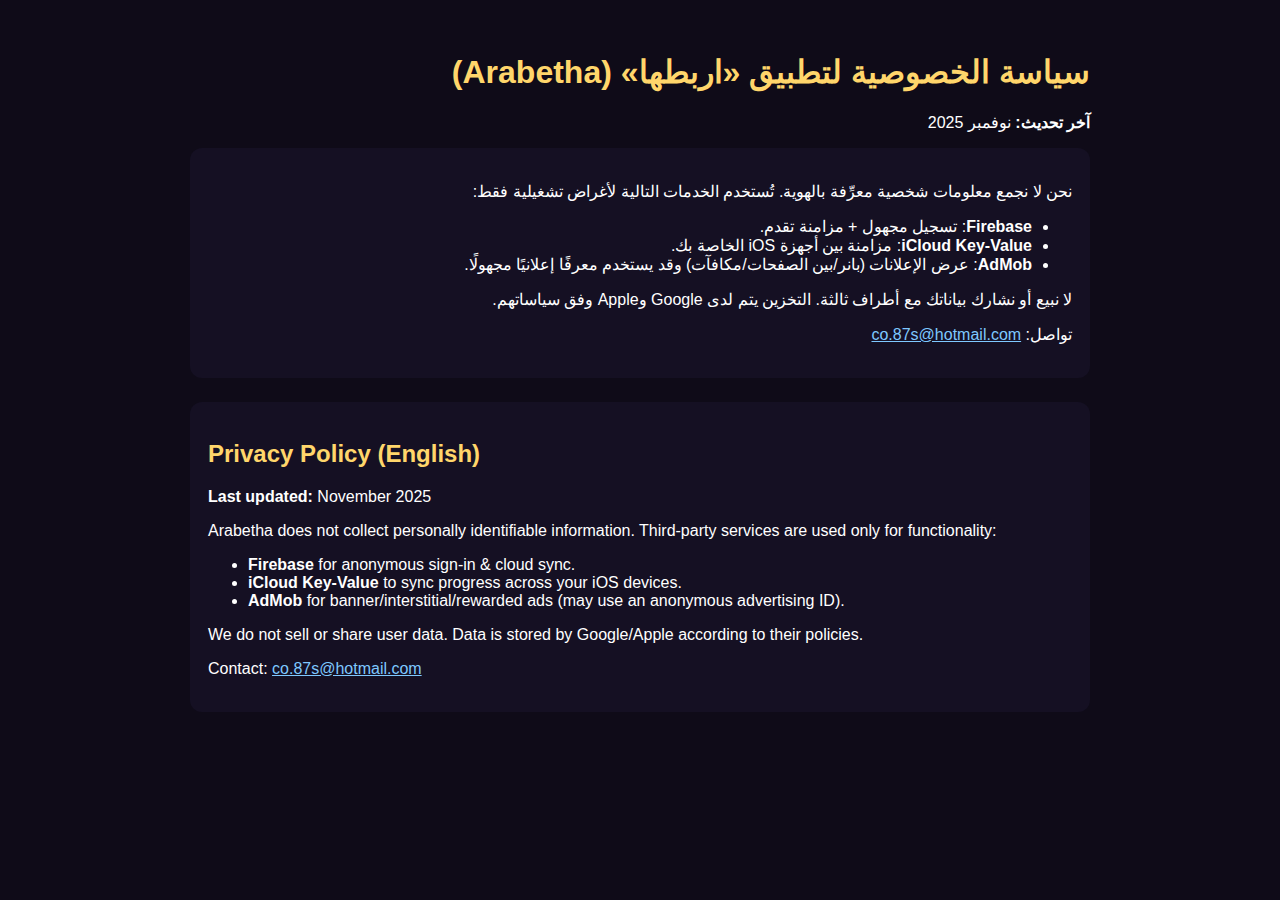
<file: arabetha_site_standalone/arabetha/privacy.html>
<!doctype html>
<html lang="ar" dir="rtl">
<head>
<meta charset="utf-8">
<meta name="viewport" content="width=device-width,initial-scale=1">
<title>سياسة الخصوصية – تطبيق اربطها (Arabetha)</title>
<style>
  body{font-family:-apple-system,BlinkMacSystemFont,"Segoe UI",Roboto,Helvetica,Arial,"Noto Sans","Apple Color Emoji","Segoe UI Emoji";margin:0;padding:0;background:#0f0b18;color:#fff}
  .wrap{max-width:900px;margin:0 auto;padding:32px 20px}
  h1,h2{color:#ffd66b} a{color:#7ec8ff}
  .en{direction:ltr;text-align:left;background:#151023;padding:18px;border-radius:12px;margin-top:24px}
  .box{background:#151023;padding:18px;border-radius:12px}
</style>
</head>
<body>
<div class="wrap">
  <h1>سياسة الخصوصية لتطبيق «اربطها» (Arabetha)</h1>
  <p><strong>آخر تحديث:</strong> نوفمبر 2025</p>
  <div class="box">
    <p>نحن لا نجمع معلومات شخصية معرِّفة بالهوية. تُستخدم الخدمات التالية لأغراض تشغيلية فقط:</p>
    <ul>
      <li><strong>Firebase</strong>: تسجيل مجهول + مزامنة تقدم.</li>
      <li><strong>iCloud Key-Value</strong>: مزامنة بين أجهزة iOS الخاصة بك.</li>
      <li><strong>AdMob</strong>: عرض الإعلانات (بانر/بين الصفحات/مكافآت) وقد يستخدم معرفًا إعلانيًا مجهولًا.</li>
    </ul>
    <p>لا نبيع أو نشارك بياناتك مع أطراف ثالثة. التخزين يتم لدى Google وApple وفق سياساتهم.</p>
    <p>تواصل: <a href="mailto:co.87s@hotmail.com">co.87s@hotmail.com</a></p>
  </div>

  <div class="en">
    <h2>Privacy Policy (English)</h2>
    <p><strong>Last updated:</strong> November 2025</p>
    <p>Arabetha does not collect personally identifiable information. Third-party services are used only for functionality:</p>
    <ul>
      <li><strong>Firebase</strong> for anonymous sign-in & cloud sync.</li>
      <li><strong>iCloud Key-Value</strong> to sync progress across your iOS devices.</li>
      <li><strong>AdMob</strong> for banner/interstitial/rewarded ads (may use an anonymous advertising ID).</li>
    </ul>
    <p>We do not sell or share user data. Data is stored by Google/Apple according to their policies.</p>
    <p>Contact: <a href="mailto:co.87s@hotmail.com">co.87s@hotmail.com</a></p>
  </div>
</div>
</body>
</html>
</file>
<file: arabetha/style.css>
:root{--bg:#0f0b18;--card:#151023;--stroke:#2a2140;--accent:#ffd66b;--link:#7ec8ff;--text:#fff}
*{box-sizing:border-box}html,body{margin:0;padding:0;font-family:-apple-system,BlinkMacSystemFont,"Segoe UI",Roboto,Helvetica,Arial}
body{background:var(--bg);color:var(--text)}.wrap{max-width:940px;margin:0 auto;padding:40px 20px}
.header{display:flex;align-items:center;gap:18px;margin-bottom:16px}.header img{width:72px;height:72px}h1{color:var(--accent);margin:0}
.card{background:var(--card);border:1px solid var(--stroke);border-radius:14px;padding:18px;margin:16px 0}a{color:var(--link)}
.footer{opacity:.7;margin-top:24px}.btn{display:inline-block;background:var(--accent);color:#20163d;padding:10px 14px;border-radius:10px;font-weight:600;text-decoration:none}
.small{font-size:14px;color:#c7c4cf}ul{margin:0 0 0 20px;padding:0}
</file>
